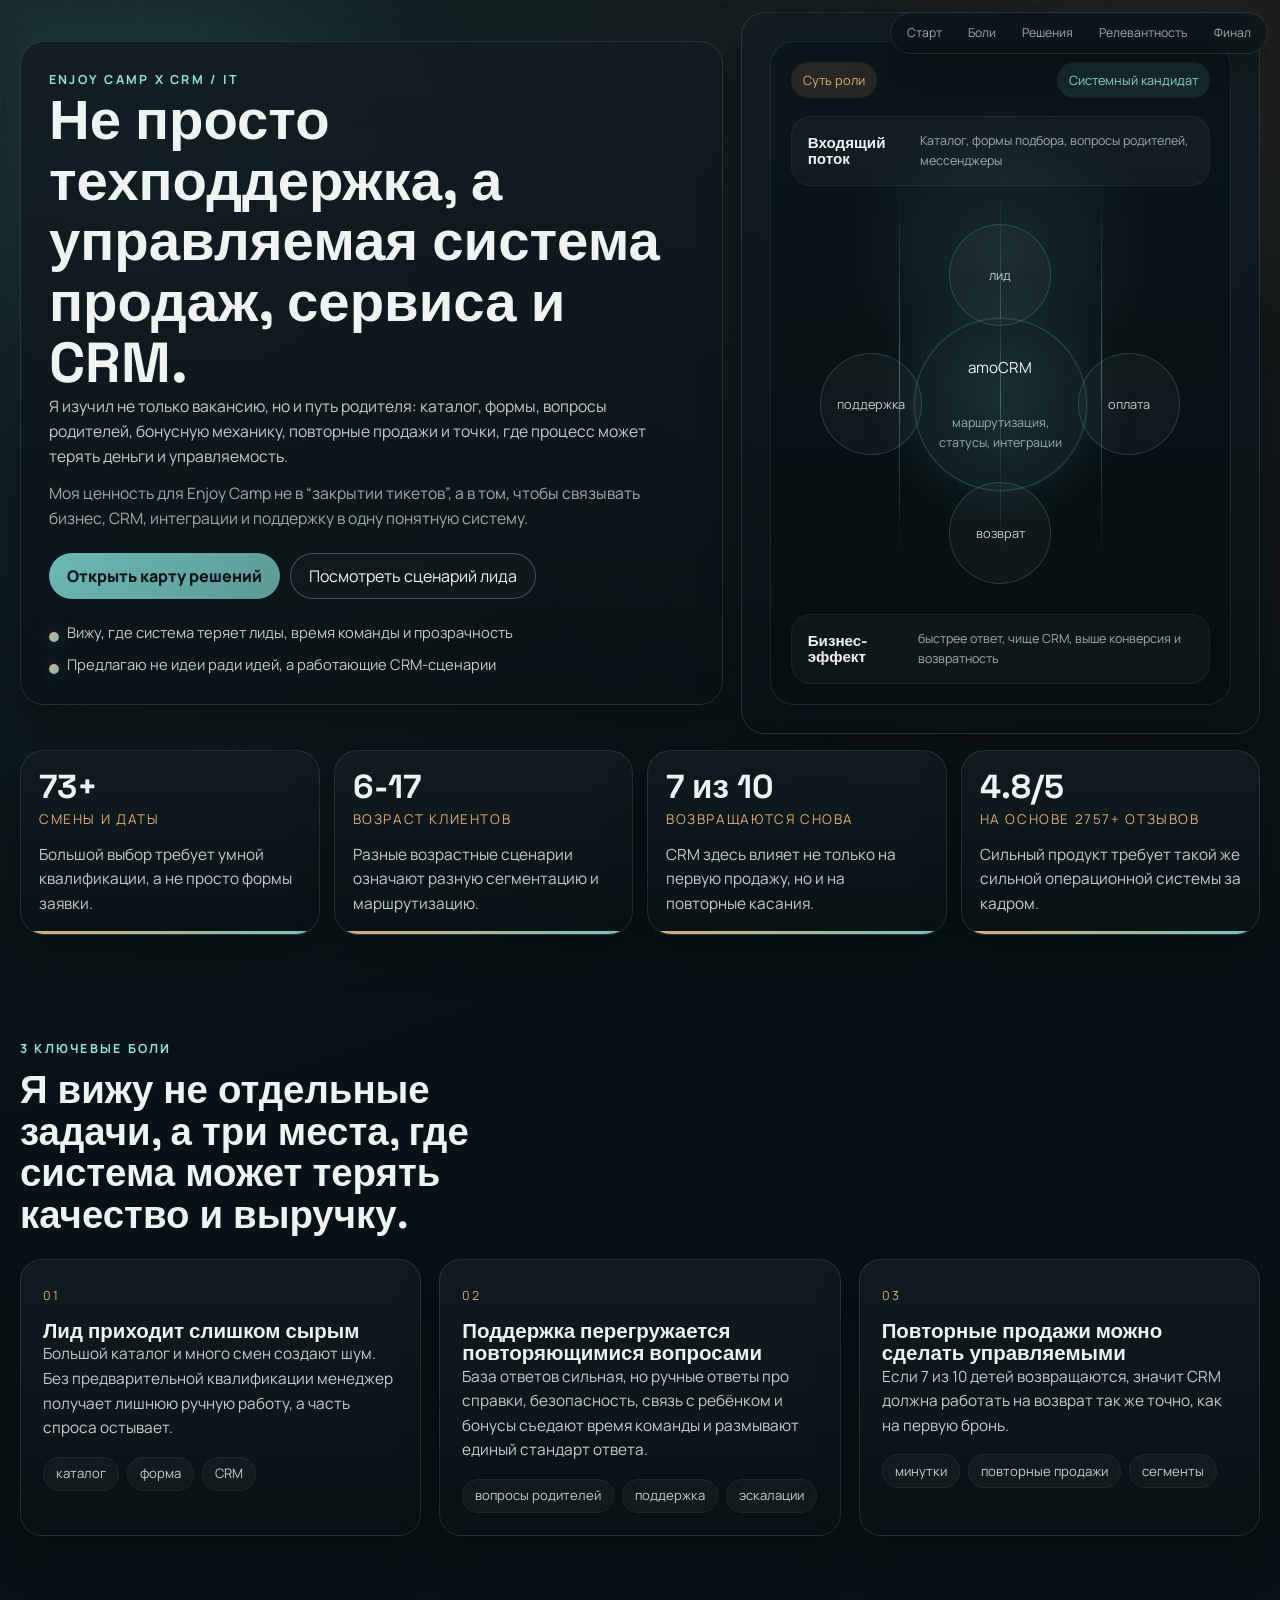
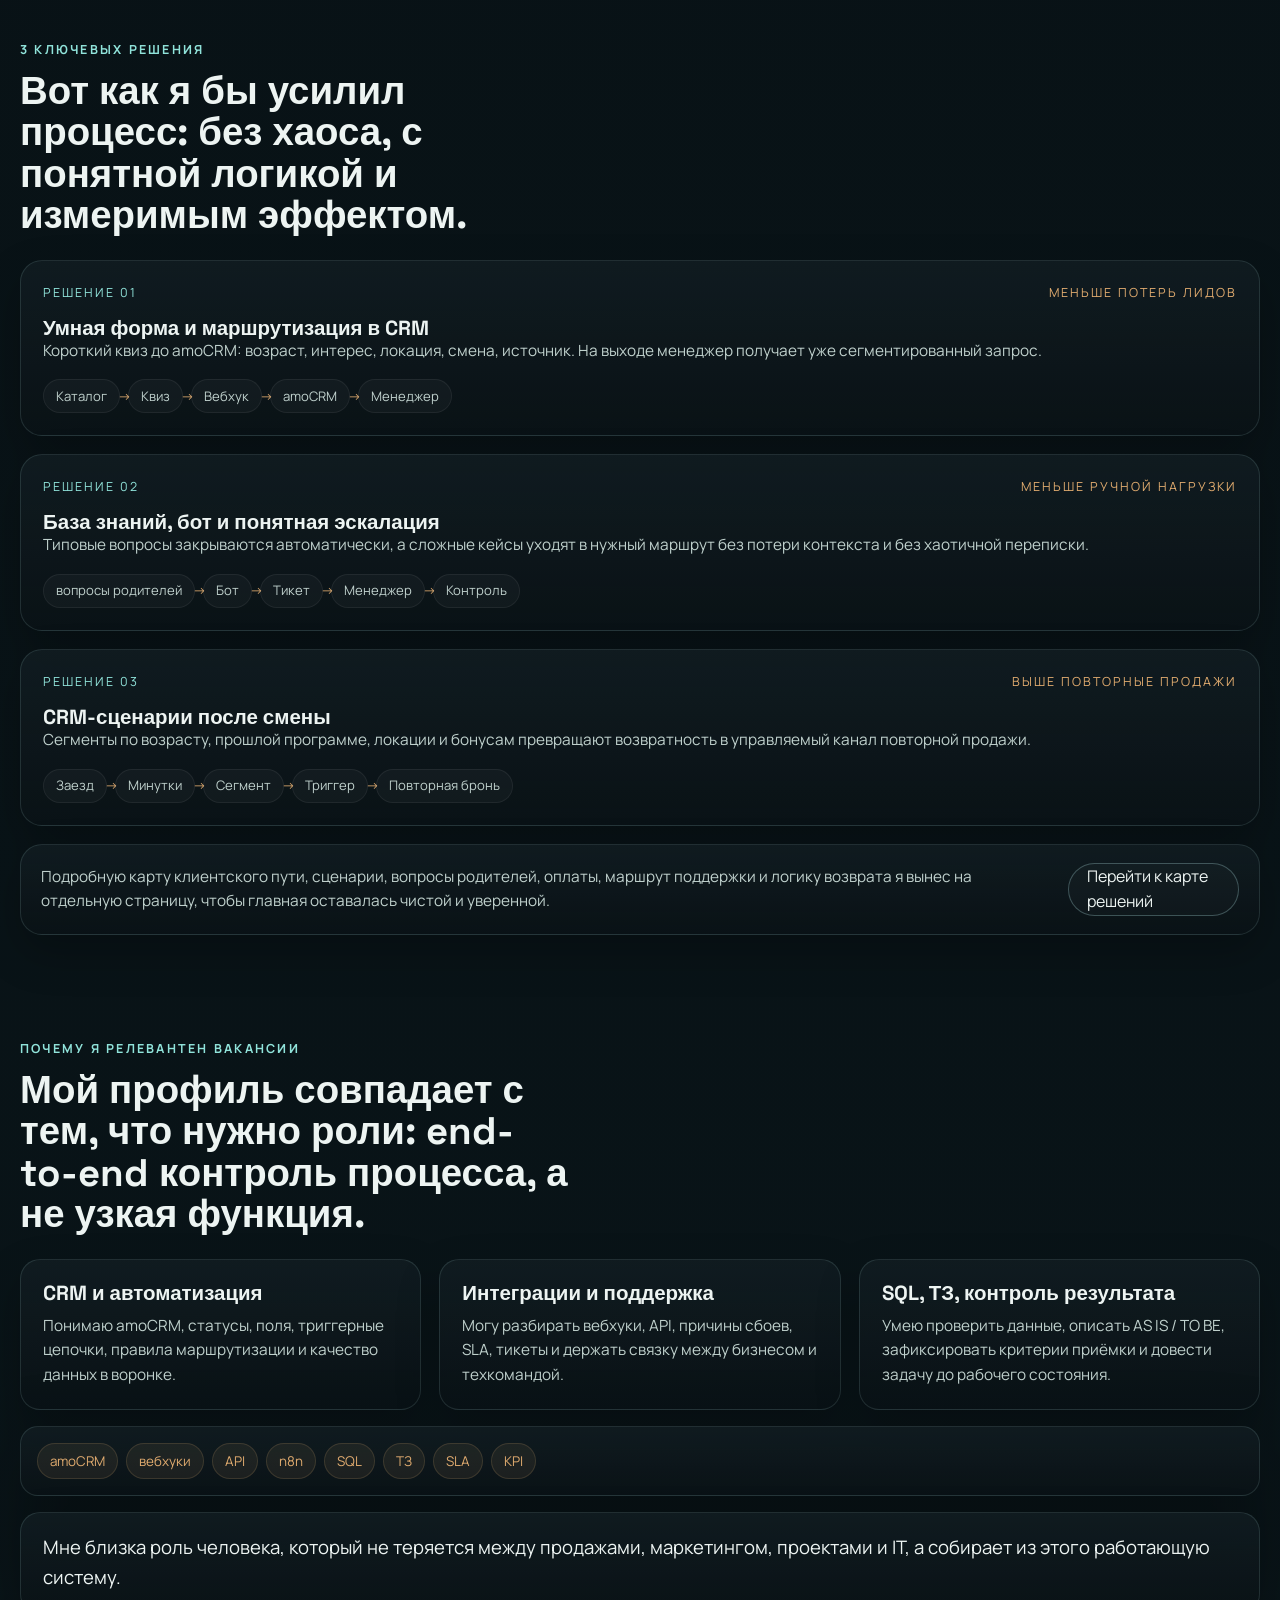
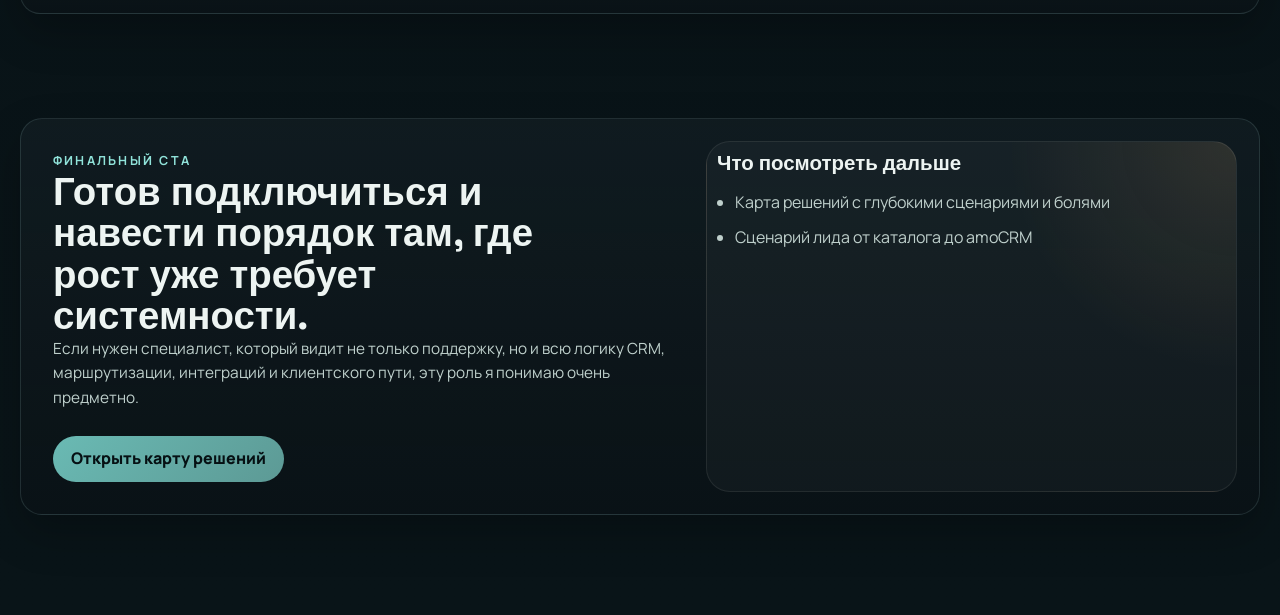
<file: index.html>
<!DOCTYPE html>
<html lang="ru">
<head>
  <meta charset="UTF-8">
  <meta name="viewport" content="width=device-width, initial-scale=1.0">
  <title>Роман | CRM, IT и автоматизация для Enjoy Camp</title>
  <meta
    name="description"
    content="Персональная презентация кандидата для Enjoy Camp: системный взгляд на CRM, интеграции, поддержку и автоматизацию."
  >
  <meta name="theme-color" content="#0b1317">
  <link rel="icon" type="image/svg+xml" href="favicon.svg">
  <link rel="preconnect" href="https://fonts.googleapis.com">
  <link rel="preconnect" href="https://fonts.gstatic.com" crossorigin>
  <link
    href="https://fonts.googleapis.com/css2?family=Manrope:wght@400;500;600;700;800&family=Space+Grotesk:wght@500;700&display=swap"
    rel="stylesheet"
  >
  <link rel="stylesheet" href="styles.css">
</head>
<body>
  <div class="page-shell">
    <div class="ambient ambient-a" aria-hidden="true"></div>
    <div class="ambient ambient-b" aria-hidden="true"></div>
    <div class="grid-overlay" aria-hidden="true"></div>

    <nav class="quick-nav" aria-label="Быстрые переходы">
      <a href="#hero">Старт</a>
      <a href="#pains">Боли</a>
      <a href="#solutions">Решения</a>
      <a href="#fit">Релевантность</a>
      <a href="#cta">Финал</a>
    </nav>

    <main>
      <section id="hero" class="section hero-section">
        <div class="section-frame hero-grid">
          <div class="hero-copy reveal">
            <p class="eyebrow">Enjoy Camp x CRM / IT</p>
            <h1>Не просто техподдержка, а управляемая система продаж, сервиса и CRM.</h1>
            <p class="hero-text">
              Я изучил не только вакансию, но и путь родителя: каталог, формы, вопросы родителей, бонусную механику,
              повторные продажи и точки, где процесс может терять деньги и управляемость.
            </p>
            <p class="hero-text hero-text-secondary">
              Моя ценность для Enjoy Camp не в “закрытии тикетов”, а в том, чтобы связывать бизнес,
              CRM, интеграции и поддержку в одну понятную систему.
            </p>

            <div class="hero-actions">
              <a class="button button-primary" href="pain-map.html">Открыть карту решений</a>
              <a class="button button-secondary" href="lead-flow.html">Посмотреть сценарий лида</a>
            </div>

            <ul class="hero-microcopy">
              <li>Вижу, где система теряет лиды, время команды и прозрачность</li>
              <li>Предлагаю не идеи ради идей, а работающие CRM-сценарии</li>
            </ul>
          </div>

          <div class="hero-visual reveal">
            <div class="signal-panel signal-panel-compact">
              <div class="signal-header">
                <span class="signal-pill">Суть роли</span>
                <span class="signal-status">Системный кандидат</span>
              </div>

              <div class="signal-stage stage-site">
                <strong>Входящий поток</strong>
                <small>Каталог, формы подбора, вопросы родителей, мессенджеры</small>
              </div>
              <div class="signal-lines" aria-hidden="true">
                <span></span>
                <span></span>
                <span></span>
              </div>
              <div class="signal-hub">
                <div class="hub-core">
                  <span>amoCRM</span>
                  <small>маршрутизация, статусы, интеграции</small>
                </div>
                <div class="hub-node node-a">лид</div>
                <div class="hub-node node-b">поддержка</div>
                <div class="hub-node node-c">оплата</div>
                <div class="hub-node node-d">возврат</div>
              </div>
              <div class="signal-stage stage-team">
                <strong>Бизнес-эффект</strong>
                <small>быстрее ответ, чище CRM, выше конверсия и возвратность</small>
              </div>
            </div>
          </div>
        </div>

        <div class="hero-metrics section-frame hero-metrics-compact">
          <article class="metric-card reveal">
            <span class="metric-inline"><strong>73+</strong><span>смены и даты</span></span>
            <p>Большой выбор требует умной квалификации, а не просто формы заявки.</p>
          </article>
          <article class="metric-card reveal">
            <span class="metric-inline"><strong>6-17</strong><span>возраст клиентов</span></span>
            <p>Разные возрастные сценарии означают разную сегментацию и маршрутизацию.</p>
          </article>
          <article class="metric-card reveal">
            <span class="metric-inline"><strong>7 из 10</strong><span>возвращаются снова</span></span>
            <p>CRM здесь влияет не только на первую продажу, но и на повторные касания.</p>
          </article>
          <article class="metric-card reveal">
            <span class="metric-inline"><strong>4.8/5</strong><span>на основе 2757+ отзывов</span></span>
            <p>Сильный продукт требует такой же сильной операционной системы за кадром.</p>
          </article>
        </div>
      </section>

      <section id="pains" class="section">
        <div class="section-frame section-head reveal">
          <p class="eyebrow">3 ключевые боли</p>
          <h2>Я вижу не отдельные задачи, а три места, где система может терять качество и выручку.</h2>
        </div>

        <div class="focus-grid section-frame">
          <article class="focus-card reveal">
            <span class="focus-index">01</span>
            <h3>Лид приходит слишком сырым</h3>
            <p>Большой каталог и много смен создают шум. Без предварительной квалификации менеджер получает лишнюю ручную работу, а часть спроса остывает.</p>
            <div class="focus-tags">
              <span>каталог</span>
              <span>форма</span>
              <span>CRM</span>
            </div>
          </article>

          <article class="focus-card reveal">
            <span class="focus-index">02</span>
            <h3>Поддержка перегружается повторяющимися вопросами</h3>
            <p>База ответов сильная, но ручные ответы про справки, безопасность, связь с ребёнком и бонусы съедают время команды и размывают единый стандарт ответа.</p>
            <div class="focus-tags">
              <span>вопросы родителей</span>
              <span>поддержка</span>
              <span>эскалации</span>
            </div>
          </article>

          <article class="focus-card reveal">
            <span class="focus-index">03</span>
            <h3>Повторные продажи можно сделать управляемыми</h3>
            <p>Если 7 из 10 детей возвращаются, значит CRM должна работать на возврат так же точно, как на первую бронь.</p>
            <div class="focus-tags">
              <span>минутки</span>
              <span>повторные продажи</span>
              <span>сегменты</span>
            </div>
          </article>
        </div>
      </section>

      <section id="solutions" class="section">
        <div class="section-frame section-head reveal">
          <p class="eyebrow">3 ключевых решения</p>
          <h2>Вот как я бы усилил процесс: без хаоса, с понятной логикой и измеримым эффектом.</h2>
        </div>

        <div class="solution-stack section-frame">
          <article class="solution-card reveal">
            <div class="solution-head">
              <span class="solution-label">Решение 01</span>
              <span class="solution-effect">меньше потерь лидов</span>
            </div>
            <h3>Умная форма и маршрутизация в CRM</h3>
            <p>Короткий квиз до amoCRM: возраст, интерес, локация, смена, источник. На выходе менеджер получает уже сегментированный запрос.</p>
            <div class="mini-flow">
              <span>Каталог</span>
              <span>Квиз</span>
              <span>Вебхук</span>
              <span>amoCRM</span>
              <span>Менеджер</span>
            </div>
          </article>

          <article class="solution-card reveal">
            <div class="solution-head">
              <span class="solution-label">Решение 02</span>
              <span class="solution-effect">меньше ручной нагрузки</span>
            </div>
            <h3>База знаний, бот и понятная эскалация</h3>
            <p>Типовые вопросы закрываются автоматически, а сложные кейсы уходят в нужный маршрут без потери контекста и без хаотичной переписки.</p>
            <div class="mini-flow">
              <span>вопросы родителей</span>
              <span>Бот</span>
              <span>Тикет</span>
              <span>Менеджер</span>
              <span>Контроль</span>
            </div>
          </article>

          <article class="solution-card reveal">
            <div class="solution-head">
              <span class="solution-label">Решение 03</span>
              <span class="solution-effect">выше повторные продажи</span>
            </div>
            <h3>CRM-сценарии после смены</h3>
            <p>Сегменты по возрасту, прошлой программе, локации и бонусам превращают возвратность в управляемый канал повторной продажи.</p>
            <div class="mini-flow">
              <span>Заезд</span>
              <span>Минутки</span>
              <span>Сегмент</span>
              <span>Триггер</span>
              <span>Повторная бронь</span>
            </div>
          </article>
        </div>

        <div class="bridge-panel section-frame reveal">
          <p>Подробную карту клиентского пути, сценарии, вопросы родителей, оплаты, маршрут поддержки и логику возврата я вынес на отдельную страницу, чтобы главная оставалась чистой и уверенной.</p>
          <a class="button button-secondary" href="pain-map.html">Перейти к карте решений</a>
        </div>
      </section>

      <section id="fit" class="section">
        <div class="section-frame section-head reveal">
          <p class="eyebrow">Почему я релевантен вакансии</p>
          <h2>Мой профиль совпадает с тем, что нужно роли: end-to-end контроль процесса, а не узкая функция.</h2>
        </div>

        <div class="fit-grid section-frame fit-grid-compact">
          <article class="fit-card reveal">
            <h3>CRM и автоматизация</h3>
            <p>Понимаю amoCRM, статусы, поля, триггерные цепочки, правила маршрутизации и качество данных в воронке.</p>
          </article>
          <article class="fit-card reveal">
            <h3>Интеграции и поддержка</h3>
            <p>Могу разбирать вебхуки, API, причины сбоев, SLA, тикеты и держать связку между бизнесом и техкомандой.</p>
          </article>
          <article class="fit-card reveal">
            <h3>SQL, ТЗ, контроль результата</h3>
            <p>Умею проверить данные, описать AS IS / TO BE, зафиксировать критерии приёмки и довести задачу до рабочего состояния.</p>
          </article>
        </div>

        <div class="competency-strip section-frame reveal">
          <span>amoCRM</span>
          <span>вебхуки</span>
          <span>API</span>
          <span>n8n</span>
          <span>SQL</span>
          <span>ТЗ</span>
          <span>SLA</span>
          <span>KPI</span>
        </div>

        <div class="quote-band section-frame reveal">
          <p>Мне близка роль человека, который не теряется между продажами, маркетингом, проектами и IT, а собирает из этого работающую систему.</p>
        </div>
      </section>

      <section id="cta" class="section">
        <div class="section-frame cta-shell reveal">
          <div class="cta-copy">
            <p class="eyebrow">Финальный CTA</p>
            <h2>Готов подключиться и навести порядок там, где рост уже требует системности.</h2>
            <p>
              Если нужен специалист, который видит не только поддержку, но и всю логику CRM,
              маршрутизации, интеграций и клиентского пути, эту роль я понимаю очень предметно.
            </p>

            <div class="cta-actions">
              <a class="button button-primary" href="pain-map.html">Открыть карту решений</a>
            </div>
          </div>

          <div class="cta-panel">
            <h3>Что посмотреть дальше</h3>
            <ul>
              <li><a href="pain-map.html">Карта решений</a> с глубокими сценариями и болями</li>
              <li><a href="lead-flow.html">Сценарий лида</a> от каталога до amoCRM</li>
            </ul>
          </div>
        </div>
      </section>
    </main>
  </div>

  <script src="script.js"></script>
</body>
</html>
</file>
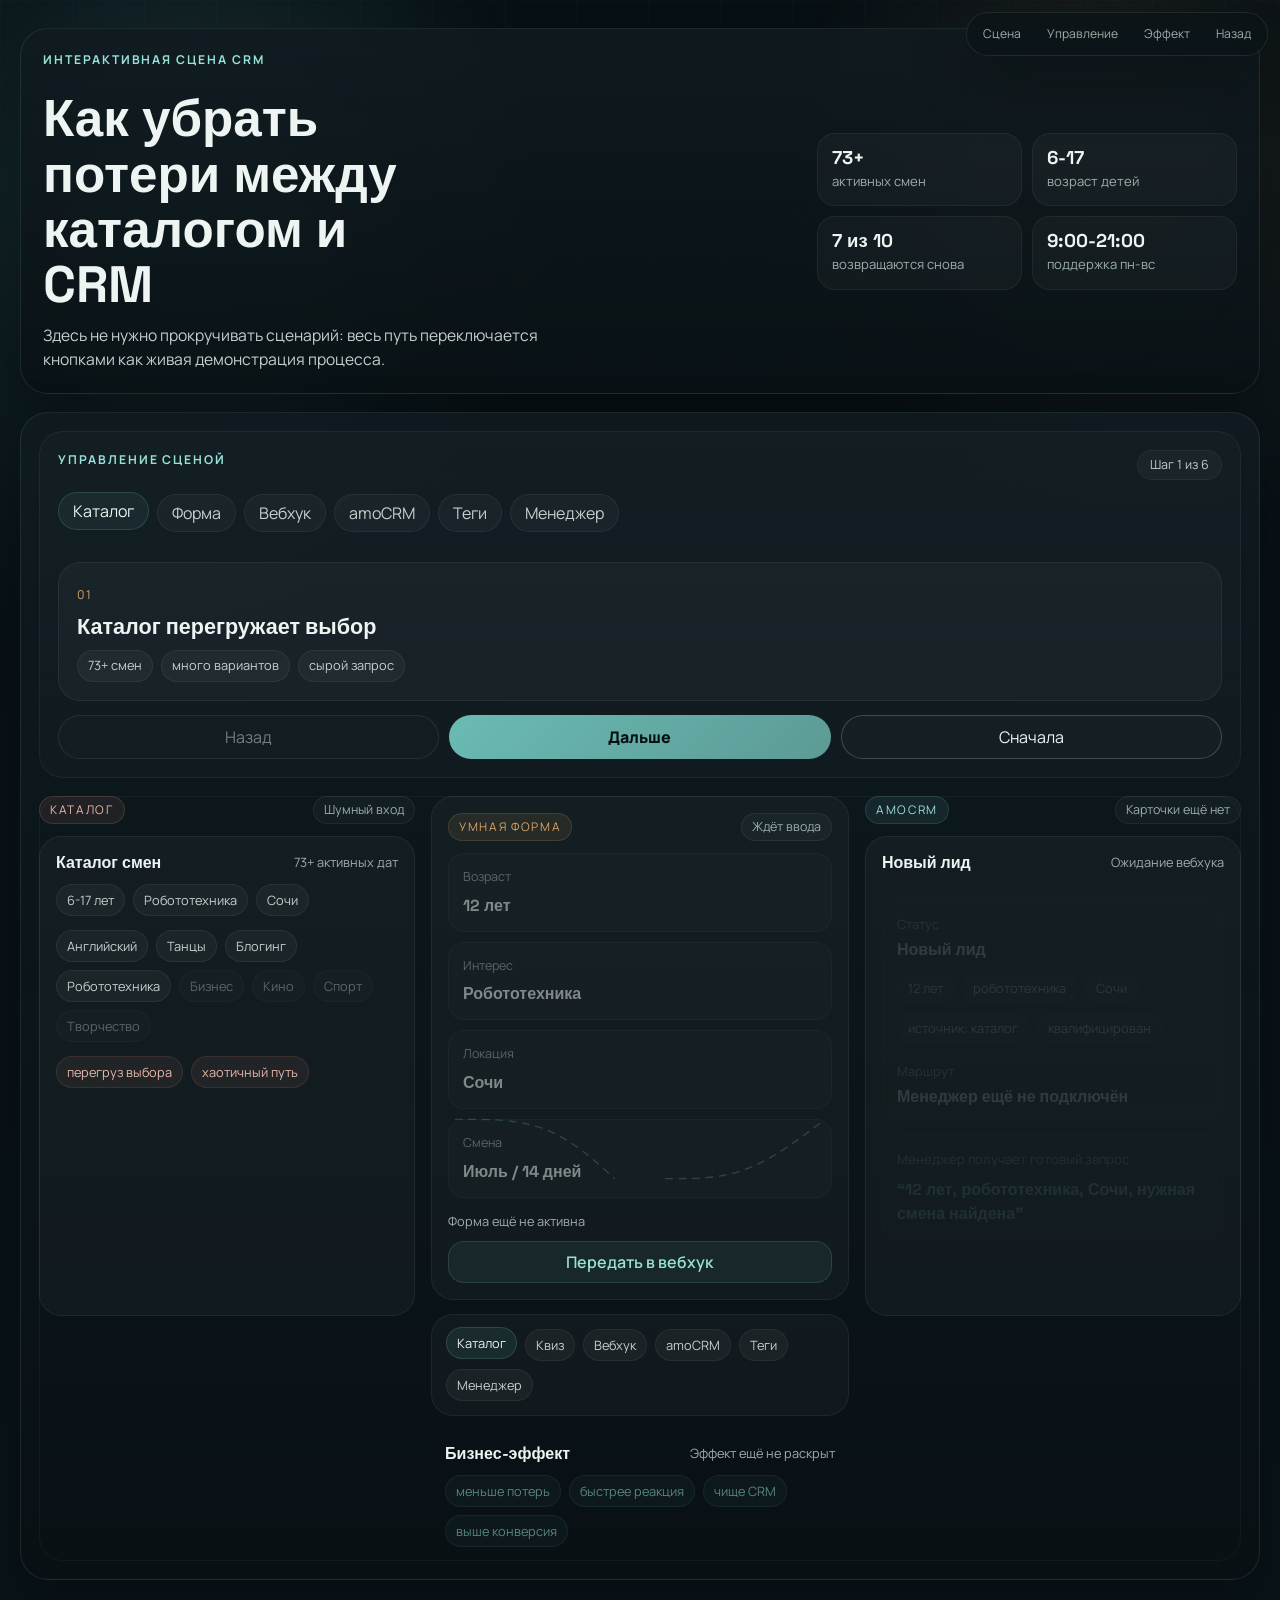
<file: lead-flow.html>
<!DOCTYPE html>
<html lang="ru">
<head>
  <meta charset="UTF-8">
  <meta name="viewport" content="width=device-width, initial-scale=1.0">
  <title>Как убрать потери между каталогом и CRM</title>
  <meta
    name="description"
    content="Интерактивная веб-сцена: как убрать потери между каталогом Enjoy Camp, умной формой, вебхуком, amoCRM и менеджером."
  >
  <meta name="theme-color" content="#0b1317">
  <link rel="icon" type="image/svg+xml" href="favicon.svg">
  <link rel="preconnect" href="https://fonts.googleapis.com">
  <link rel="preconnect" href="https://fonts.gstatic.com" crossorigin>
  <link
    href="https://fonts.googleapis.com/css2?family=Manrope:wght@400;500;600;700;800&family=Space+Grotesk:wght@500;700&display=swap"
    rel="stylesheet"
  >
  <link rel="stylesheet" href="lead-flow.css">
</head>
<body>
  <div class="page-shell">
    <div class="ambient ambient-a" aria-hidden="true"></div>
    <div class="ambient ambient-b" aria-hidden="true"></div>
    <div class="grid-overlay" aria-hidden="true"></div>

    <nav class="quick-nav" aria-label="Быстрые переходы">
      <a href="#scene-start">Сцена</a>
      <a href="#scene-panel">Управление</a>
      <a href="#scene-effect">Эффект</a>
      <a href="index.html">Назад</a>
    </nav>

    <main class="scene-page">
      <section class="hero-block" id="scene-start">
        <div class="section-frame hero-shell hero-shell-compact">
          <div class="hero-copy">
            <p class="eyebrow">Интерактивная сцена CRM</p>
            <h1>Как убрать потери между каталогом и CRM</h1>
            <p class="intro-text">
              Здесь не нужно прокручивать сценарий: весь путь переключается кнопками как живая демонстрация процесса.
            </p>
          </div>

          <div class="hero-facts hero-facts-inline">
            <div class="fact-card"><strong>73+</strong><span>активных смен</span></div>
            <div class="fact-card"><strong>6-17</strong><span>возраст детей</span></div>
            <div class="fact-card"><strong>7 из 10</strong><span>возвращаются снова</span></div>
            <div class="fact-card"><strong>9:00-21:00</strong><span>поддержка пн-вс</span></div>
          </div>
        </div>
      </section>

      <section class="story-section" id="scene-panel">
        <div class="section-frame">
          <section class="scene-stage-shell scene-stage-shell-full">
            <div class="scene-toolbar">
              <div class="panel-head">
                <p class="eyebrow">Управление сценой</p>
                <span class="scene-caption" id="visual-step-label">Шаг 1 из 6</span>
              </div>

              <div class="step-switcher">
                <button class="step-button active" type="button" data-step-button="0">Каталог</button>
                <button class="step-button" type="button" data-step-button="1">Форма</button>
                <button class="step-button" type="button" data-step-button="2">Вебхук</button>
                <button class="step-button" type="button" data-step-button="3">amoCRM</button>
                <button class="step-button" type="button" data-step-button="4">Теги</button>
                <button class="step-button" type="button" data-step-button="5">Менеджер</button>
              </div>

              <article class="step-card" id="scene-effect">
                <span class="story-index" id="step-index">01</span>
                <h2 id="step-title">Каталог перегружает выбор</h2>
                <div class="step-chips" id="step-chips">
                  <span>73+ смен</span>
                  <span>много вариантов</span>
                  <span>сырой запрос</span>
                </div>
              </article>

              <div class="scene-controls">
                <button class="button button-secondary" id="prev-step" type="button">Назад</button>
                <button class="button button-primary" id="next-step" type="button">Дальше</button>
                <button class="button button-secondary" id="replay-demo" type="button">Сначала</button>
              </div>
            </div>

            <div class="visual-stage visual-stage-scene" id="lead-stage" data-step="0">
              <div class="scene-lane lane-catalog">
                <div class="lane-head">
                  <span class="column-label column-label-danger">Каталог</span>
                  <span class="lane-status" id="catalog-note">Шумный вход</span>
                </div>
                <article class="catalog-card interface-card">
                  <div class="catalog-header">
                    <strong>Каталог смен</strong>
                    <span>73+ активных дат</span>
                  </div>
                  <div class="catalog-filters">
                    <button class="filter-chip" data-filter="age" type="button">6-17 лет</button>
                    <button class="filter-chip" data-filter="interest" type="button">Робототехника</button>
                    <button class="filter-chip" data-filter="location" type="button">Сочи</button>
                  </div>
                  <div class="catalog-grid">
                    <span>Английский</span>
                    <span>Танцы</span>
                    <span>Блогинг</span>
                    <span>Робототехника</span>
                    <span>Бизнес</span>
                    <span>Кино</span>
                    <span>Спорт</span>
                    <span>Творчество</span>
                  </div>
                  <div class="problem-stack">
                    <span>перегруз выбора</span>
                    <span>хаотичный путь</span>
                  </div>
                </article>
              </div>

              <div class="scene-core">
                <div class="signal-rails" aria-hidden="true">
                  <svg viewBox="0 0 620 360" class="signal-svg">
                    <path d="M 36 92 C 140 92, 180 92, 272 180" />
                    <path d="M 348 180 C 438 180, 474 180, 584 92" />
                  </svg>
                  <span class="signal-dot dot-left"></span>
                  <span class="signal-dot dot-right"></span>
                </div>

                <article class="quiz-card interface-card">
                  <div class="quiz-header">
                    <span class="column-label column-label-focus">Умная форма</span>
                    <span class="lane-status" id="quiz-note">Ждёт ввода</span>
                  </div>
                  <div class="quiz-fields">
                    <div class="quiz-field" data-field="age">
                      <span>Возраст</span>
                      <strong>12 лет</strong>
                    </div>
                    <div class="quiz-field" data-field="interest">
                      <span>Интерес</span>
                      <strong>Робототехника</strong>
                    </div>
                    <div class="quiz-field" data-field="location">
                      <span>Локация</span>
                      <strong>Сочи</strong>
                    </div>
                    <div class="quiz-field" data-field="dates">
                      <span>Смена</span>
                      <strong>Июль / 14 дней</strong>
                    </div>
                  </div>
                  <div class="quiz-submit">
                    <span class="submit-status" id="submit-status">Ожидается заполнение</span>
                    <div class="submit-button">Передать в вебхук</div>
                  </div>
                </article>

                <div class="route-strip route-strip-core" aria-hidden="true">
                  <span class="route-node active">Каталог</span>
                  <span class="route-node">Квиз</span>
                  <span class="route-node">Вебхук</span>
                  <span class="route-node">amoCRM</span>
                  <span class="route-node">Теги</span>
                  <span class="route-node">Менеджер</span>
                </div>

                <article class="business-strip business-strip-live">
                  <div class="business-header">
                    <strong>Бизнес-эффект</strong>
                    <span id="benefit-status">Эффект ещё не раскрыт</span>
                  </div>
                  <div class="business-chips">
                    <span>меньше потерь</span>
                    <span>быстрее реакция</span>
                    <span>чище CRM</span>
                    <span>выше конверсия</span>
                  </div>
                </article>
              </div>

              <div class="scene-lane lane-crm">
                <div class="lane-head">
                  <span class="column-label column-label-success">amoCRM</span>
                  <span class="lane-status" id="crm-note">Карточки ещё нет</span>
                </div>
                <article class="crm-card interface-card">
                  <div class="crm-header">
                    <strong>Новый лид</strong>
                    <span id="crm-status">Ожидание вебхука</span>
                  </div>
                  <div class="lead-card" id="lead-card">
                    <div class="lead-line">
                      <span>Статус</span>
                      <strong>Новый лид</strong>
                    </div>
                    <div class="lead-tags">
                      <span>12 лет</span>
                      <span>робототехника</span>
                      <span>Сочи</span>
                      <span>источник: каталог</span>
                      <span>квалифицирован</span>
                    </div>
                    <div class="lead-route">
                      <span>Маршрут</span>
                      <strong id="manager-route">Назначается профильному менеджеру</strong>
                    </div>
                  </div>
                  <div class="manager-card" id="manager-card">
                    <span>Менеджер получает готовый запрос</span>
                    <strong>“12 лет, робототехника, Сочи, нужная смена найдена”</strong>
                  </div>
                </article>
              </div>
              </div>
          </section>
        </div>
      </section>
    </main>
  </div>

  <script src="lead-flow.js"></script>
</body>
</html>
</file>
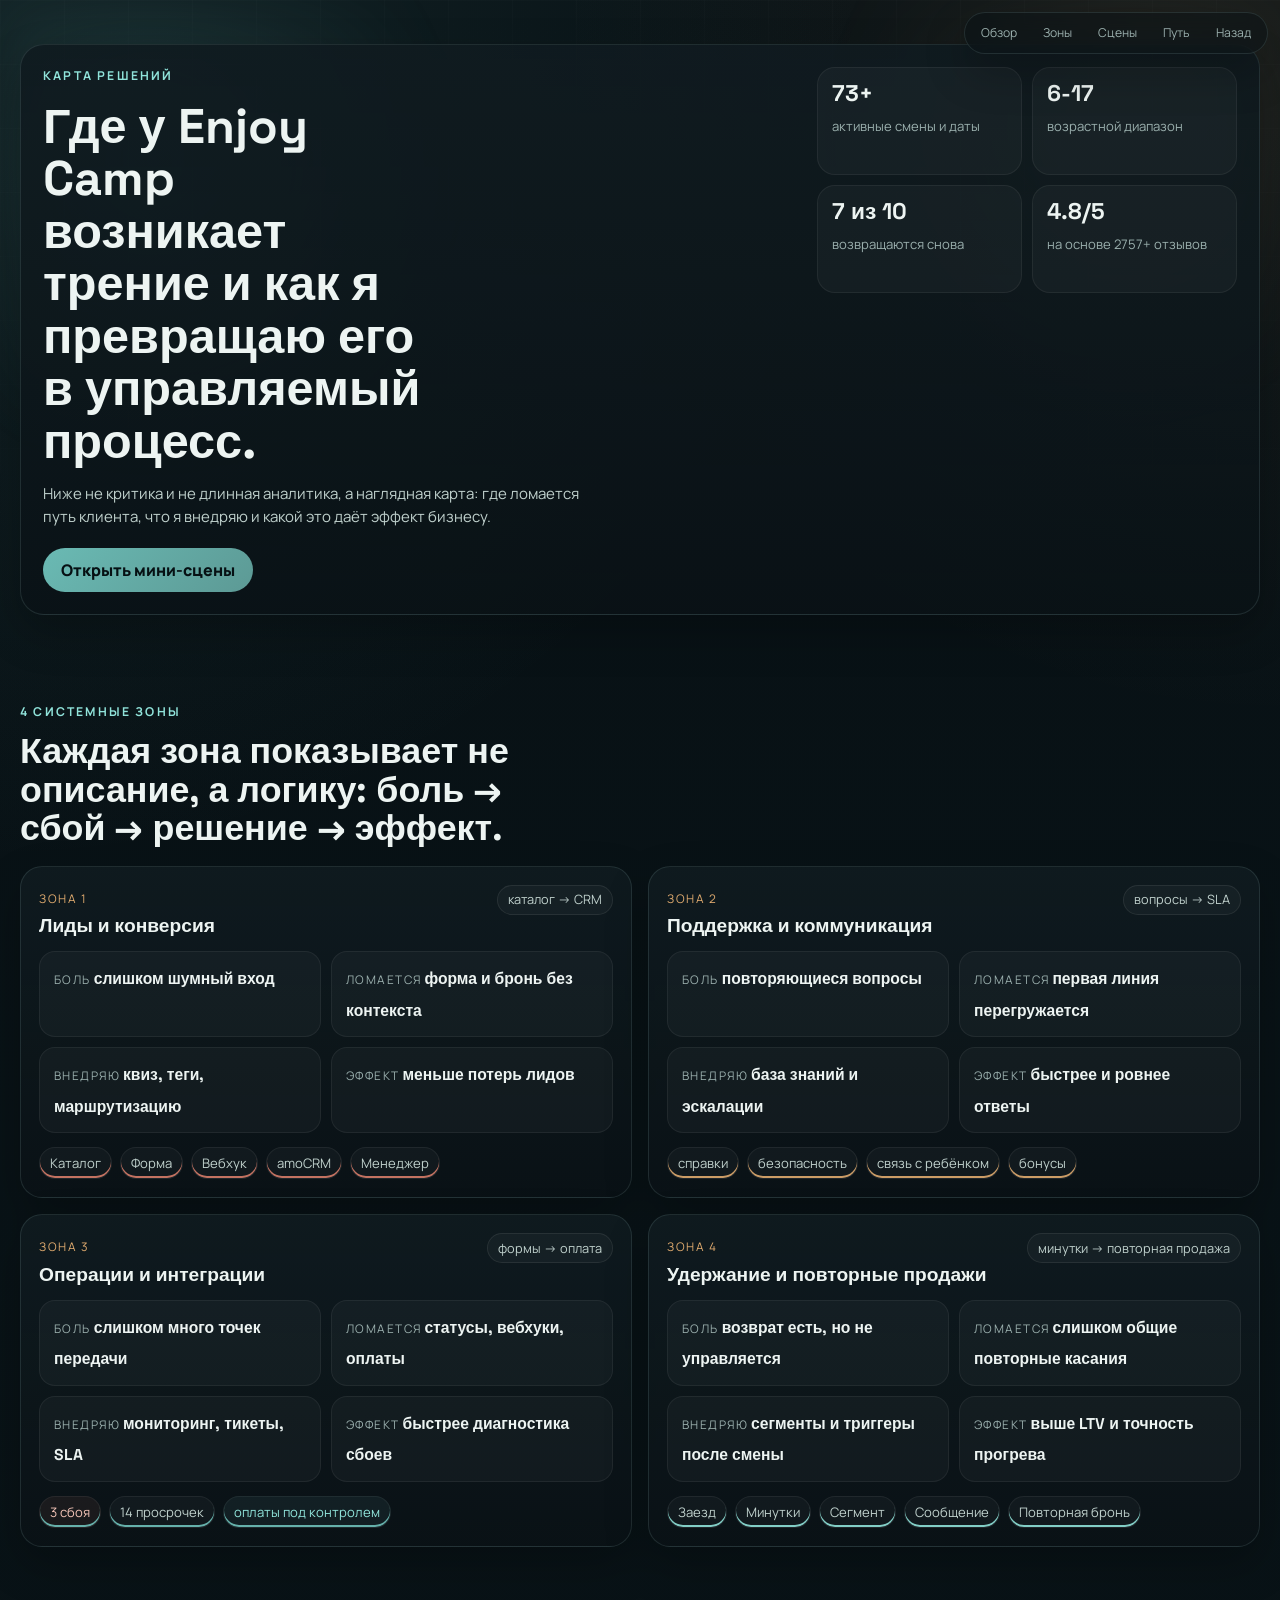
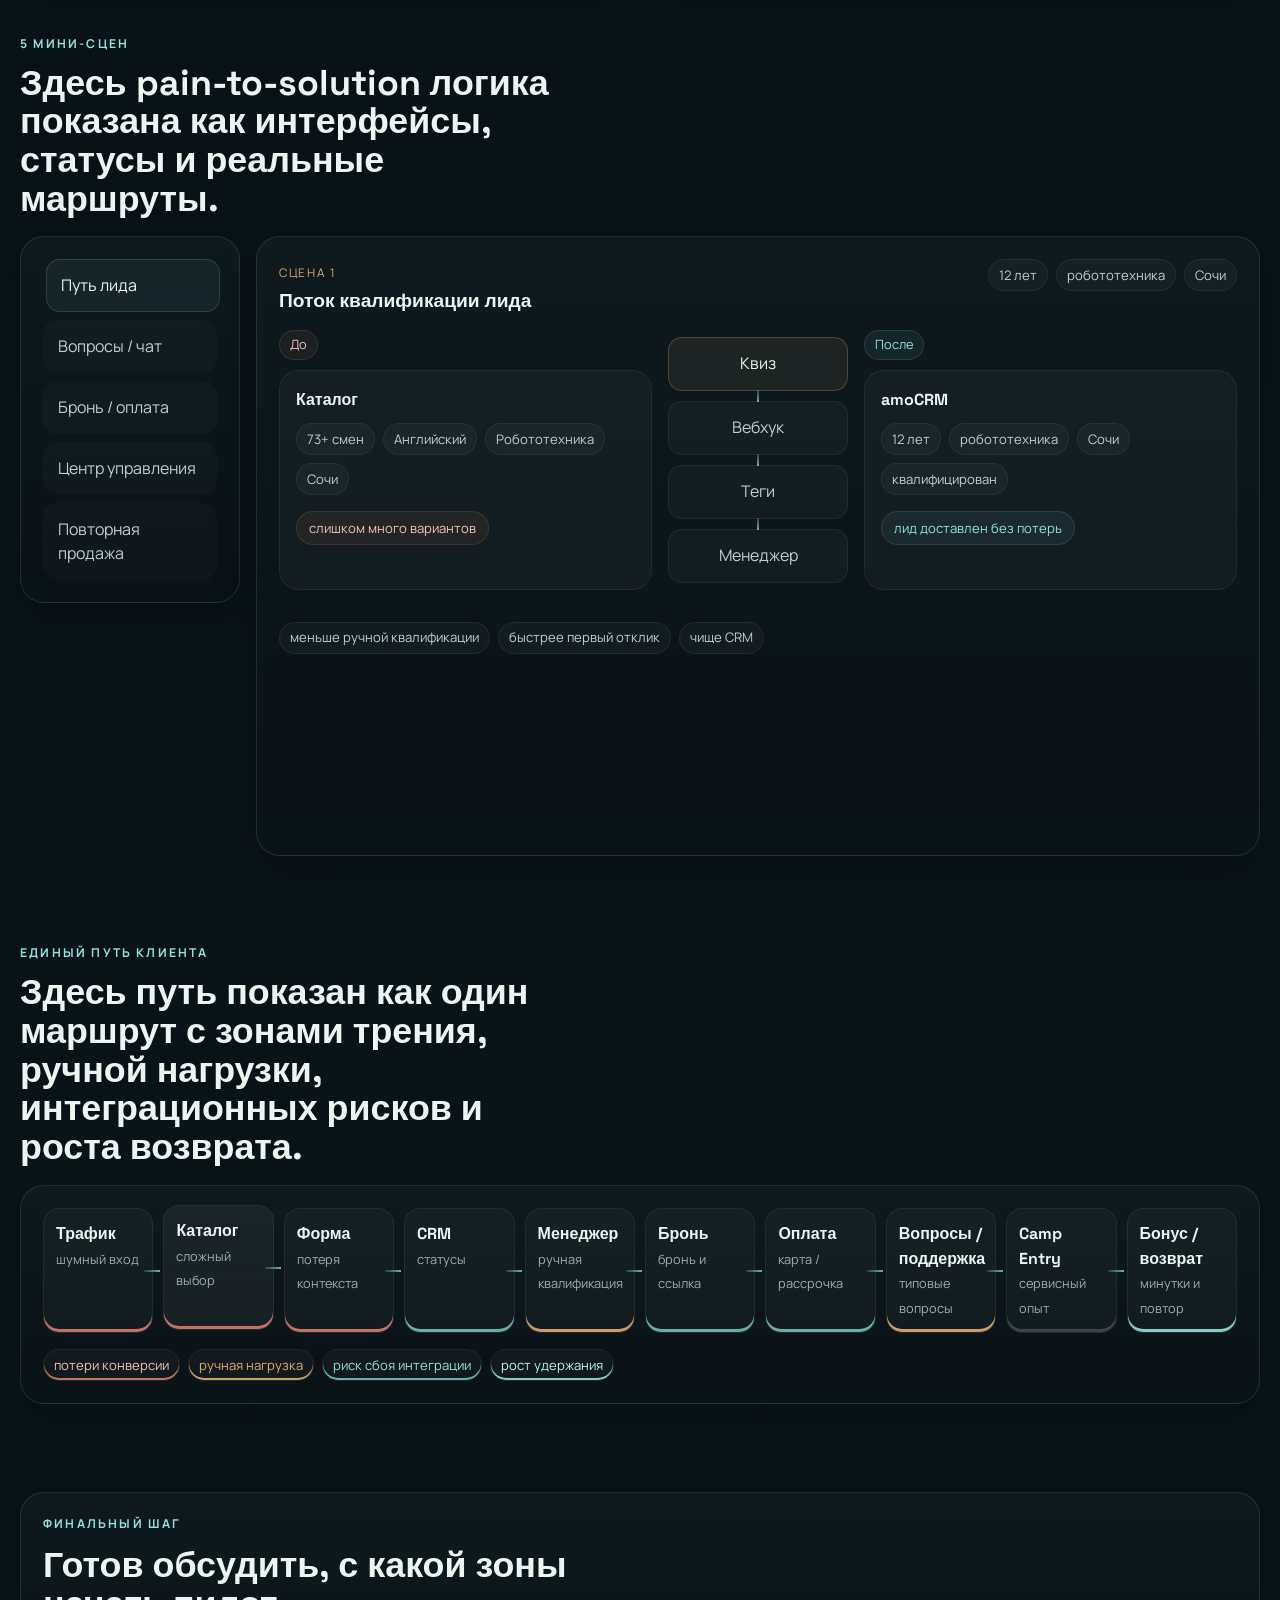
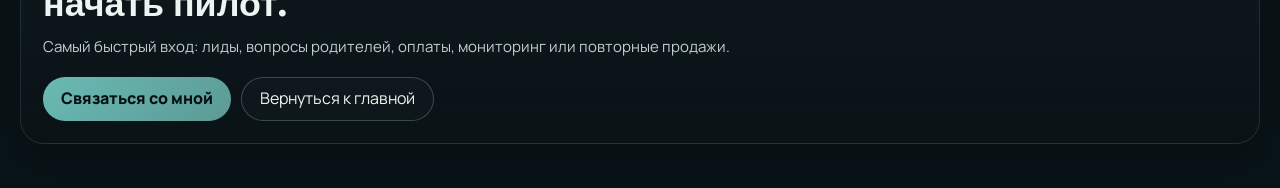
<file: pain-map.html>
<!DOCTYPE html>
<html lang="ru">
<head>
  <meta charset="UTF-8">
  <meta name="viewport" content="width=device-width, initial-scale=1.0">
  <title>Карта решений | Как я бы усилил Enjoy Camp</title>
  <meta
    name="description"
    content="Визуальная карта болей и решений для Enjoy Camp: лиды, поддержка, CRM, оплаты и повторные продажи в формате компактных сцен."
  >
  <meta name="theme-color" content="#0b1317">
  <link rel="icon" type="image/svg+xml" href="favicon.svg">
  <link rel="preconnect" href="https://fonts.googleapis.com">
  <link rel="preconnect" href="https://fonts.gstatic.com" crossorigin>
  <link
    href="https://fonts.googleapis.com/css2?family=Manrope:wght@400;500;600;700;800&family=Space+Grotesk:wght@500;700&display=swap"
    rel="stylesheet"
  >
  <link rel="stylesheet" href="pain-map.css">
</head>
<body>
  <div class="page-shell">
    <div class="ambient ambient-a" aria-hidden="true"></div>
    <div class="ambient ambient-b" aria-hidden="true"></div>
    <div class="grid-overlay" aria-hidden="true"></div>

    <nav class="quick-nav" aria-label="Быстрые переходы">
      <a href="#hero">Обзор</a>
      <a href="#zones">Зоны</a>
      <a href="#scenes">Сцены</a>
      <a href="#journey">Путь</a>
      <a href="index.html">Назад</a>
    </nav>

    <main>
      <section id="hero" class="section hero-section">
        <div class="section-frame hero-shell">
          <div class="hero-copy reveal">
            <p class="eyebrow">Карта решений</p>
            <h1>Где у Enjoy Camp возникает трение и как я превращаю его в управляемый процесс.</h1>
            <p class="hero-text">
              Ниже не критика и не длинная аналитика, а наглядная карта: где ломается путь клиента,
              что я внедряю и какой это даёт эффект бизнесу.
            </p>
            <div class="hero-actions">
              <a class="button button-primary" href="#scenes">Открыть мини-сцены</a>
            </div>
          </div>

          <div class="hero-metrics reveal">
            <article class="metric-card">
              <strong>73+</strong>
              <span>активные смены и даты</span>
            </article>
            <article class="metric-card">
              <strong>6-17</strong>
              <span>возрастной диапазон</span>
            </article>
            <article class="metric-card">
              <strong>7 из 10</strong>
              <span>возвращаются снова</span>
            </article>
            <article class="metric-card">
              <strong>4.8/5</strong>
              <span>на основе 2757+ отзывов</span>
            </article>
          </div>
        </div>
      </section>

      <section id="zones" class="section">
        <div class="section-frame section-head reveal">
          <p class="eyebrow">4 системные зоны</p>
          <h2>Каждая зона показывает не описание, а логику: боль → сбой → решение → эффект.</h2>
        </div>

        <div class="zones-grid section-frame">
          <article class="zone-panel reveal zone-conversion">
            <div class="zone-top">
              <div>
                <p class="zone-kicker">Зона 1</p>
                <h3>Лиды и конверсия</h3>
              </div>
              <span class="zone-badge">каталог → CRM</span>
            </div>
            <div class="zone-signal-grid">
              <div class="signal-card">
                <span>Боль</span>
                <strong>слишком шумный вход</strong>
              </div>
              <div class="signal-card">
                <span>Ломается</span>
                <strong>форма и бронь без контекста</strong>
              </div>
              <div class="signal-card">
                <span>Внедряю</span>
                <strong>квиз, теги, маршрутизацию</strong>
              </div>
              <div class="signal-card">
                <span>Эффект</span>
                <strong>меньше потерь лидов</strong>
              </div>
            </div>
            <div class="zone-line">
              <span>Каталог</span>
              <span>Форма</span>
              <span>Вебхук</span>
              <span>amoCRM</span>
              <span>Менеджер</span>
            </div>
          </article>

          <article class="zone-panel reveal zone-support">
            <div class="zone-top">
              <div>
                <p class="zone-kicker">Зона 2</p>
                <h3>Поддержка и коммуникация</h3>
              </div>
              <span class="zone-badge">вопросы → SLA</span>
            </div>
            <div class="zone-signal-grid">
              <div class="signal-card">
                <span>Боль</span>
                <strong>повторяющиеся вопросы</strong>
              </div>
              <div class="signal-card">
                <span>Ломается</span>
                <strong>первая линия перегружается</strong>
              </div>
              <div class="signal-card">
                <span>Внедряю</span>
                <strong>база знаний и эскалации</strong>
              </div>
              <div class="signal-card">
                <span>Эффект</span>
                <strong>быстрее и ровнее ответы</strong>
              </div>
            </div>
            <div class="zone-chips">
              <span>справки</span>
              <span>безопасность</span>
              <span>связь с ребёнком</span>
              <span>бонусы</span>
            </div>
          </article>

          <article class="zone-panel reveal zone-ops">
            <div class="zone-top">
              <div>
                <p class="zone-kicker">Зона 3</p>
                <h3>Операции и интеграции</h3>
              </div>
              <span class="zone-badge">формы → оплата</span>
            </div>
            <div class="zone-signal-grid">
              <div class="signal-card">
                <span>Боль</span>
                <strong>слишком много точек передачи</strong>
              </div>
              <div class="signal-card">
                <span>Ломается</span>
                <strong>статусы, вебхуки, оплаты</strong>
              </div>
              <div class="signal-card">
                <span>Внедряю</span>
                <strong>мониторинг, тикеты, SLA</strong>
              </div>
              <div class="signal-card">
                <span>Эффект</span>
                <strong>быстрее диагностика сбоев</strong>
              </div>
            </div>
            <div class="ops-mini-board">
              <span class="ops-dot alert">3 сбоя</span>
              <span class="ops-dot">14 просрочек</span>
              <span class="ops-dot success">оплаты под контролем</span>
            </div>
          </article>

          <article class="zone-panel reveal zone-retention">
            <div class="zone-top">
              <div>
                <p class="zone-kicker">Зона 4</p>
                <h3>Удержание и повторные продажи</h3>
              </div>
              <span class="zone-badge">минутки → повторная продажа</span>
            </div>
            <div class="zone-signal-grid">
              <div class="signal-card">
                <span>Боль</span>
                <strong>возврат есть, но не управляется</strong>
              </div>
              <div class="signal-card">
                <span>Ломается</span>
                <strong>слишком общие повторные касания</strong>
              </div>
              <div class="signal-card">
                <span>Внедряю</span>
                <strong>сегменты и триггеры после смены</strong>
              </div>
              <div class="signal-card">
                <span>Эффект</span>
                <strong>выше LTV и точность прогрева</strong>
              </div>
            </div>
            <div class="zone-line retention-line">
              <span>Заезд</span>
              <span>Минутки</span>
              <span>Сегмент</span>
              <span>Сообщение</span>
              <span>Повторная бронь</span>
            </div>
          </article>
        </div>
      </section>

      <section id="scenes" class="section">
        <div class="section-frame section-head reveal">
          <p class="eyebrow">5 мини-сцен</p>
          <h2>Здесь pain-to-solution логика показана как интерфейсы, статусы и реальные маршруты.</h2>
        </div>

        <div class="scene-shell section-frame">
          <div class="scene-tabs reveal">
            <button class="scene-tab active" type="button" data-scene="lead">Путь лида</button>
            <button class="scene-tab" type="button" data-scene="chat">Вопросы / чат</button>
            <button class="scene-tab" type="button" data-scene="booking">Бронь / оплата</button>
            <button class="scene-tab" type="button" data-scene="center">Центр управления</button>
            <button class="scene-tab" type="button" data-scene="retention">Повторная продажа</button>
          </div>

          <div class="scene-stage reveal">
            <article class="scene-panel active" data-scene-panel="lead">
              <div class="scene-head">
                <div>
                  <p class="scene-kicker">Сцена 1</p>
                  <h3>Поток квалификации лида</h3>
                </div>
                <div class="scene-tags">
                  <span>12 лет</span>
                  <span>робототехника</span>
                  <span>Сочи</span>
                </div>
              </div>

              <div class="pipeline-mockup">
                <div class="pipeline-column">
                  <span class="mock-label danger">До</span>
                  <div class="mock-box">
                    <strong>Каталог</strong>
                    <div class="chip-row">
                      <span>73+ смен</span>
                      <span>Английский</span>
                      <span>Робототехника</span>
                      <span>Сочи</span>
                    </div>
                    <div class="mock-note">слишком много вариантов</div>
                  </div>
                </div>

                <div class="pipeline-center">
                  <div class="pipeline-node active">Квиз</div>
                  <div class="pipeline-node">Вебхук</div>
                  <div class="pipeline-node">Теги</div>
                  <div class="pipeline-node">Менеджер</div>
                </div>

                <div class="pipeline-column">
                  <span class="mock-label success">После</span>
                  <div class="mock-box crm-box">
                    <strong>amoCRM</strong>
                    <div class="chip-row">
                      <span>12 лет</span>
                      <span>робототехника</span>
                      <span>Сочи</span>
                      <span>квалифицирован</span>
                    </div>
                    <div class="mock-note success-note">лид доставлен без потерь</div>
                  </div>
                </div>
              </div>

              <div class="result-strip">
                <span>меньше ручной квалификации</span>
                <span>быстрее первый отклик</span>
                <span>чище CRM</span>
              </div>
            </article>

            <article class="scene-panel" data-scene-panel="chat">
              <div class="scene-head">
                <div>
                  <p class="scene-kicker">Сцена 2</p>
                  <h3>Консоль поддержки для родителей</h3>
                </div>
                <div class="scene-tags">
                  <span>вопросы</span>
                  <span>эскалация</span>
                  <span>CRM</span>
                </div>
              </div>

              <div class="support-console">
                <div class="faq-stack">
                  <button class="faq-item active" type="button" data-faq="certificates">Какие справки нужны?</button>
                  <button class="faq-item" type="button" data-faq="contact">Как связаться с ребёнком?</button>
                  <button class="faq-item" type="button" data-faq="phones">Забираете ли вы телефоны?</button>
                  <button class="faq-item" type="button" data-faq="program">Можно ли сменить программу?</button>
                </div>
                <div class="console-window">
                  <div class="console-top">
                    <strong>Поддержка родителей</strong>
                    <span id="chat-route">Решено автоматически</span>
                  </div>
                  <div class="console-chat">
                    <div class="message question" id="chat-question">Какие справки нужны?</div>
                    <div class="message answer" id="chat-answer">Родитель получает список документов и сроков сразу после бронирования.</div>
                  </div>
                  <div class="console-route">
                    <span class="route-pill">база знаний</span>
                    <span class="route-pill" id="chat-status-chip">без менеджера</span>
                    <span class="route-pill neutral">единый стандарт ответа</span>
                  </div>
                </div>
              </div>
            </article>

            <article class="scene-panel" data-scene-panel="booking">
              <div class="scene-head">
                <div>
                  <p class="scene-kicker">Сцена 3</p>
                  <h3>Лента статусов брони и оплаты</h3>
                </div>
                <div class="scene-tags">
                  <span>таймеры</span>
                  <span>статусы</span>
                  <span>напоминания</span>
                </div>
              </div>

              <div class="status-timeline">
                <div class="timeline-card done">
                  <strong>Заявка</strong>
                  <span>получена</span>
                </div>
                <div class="timeline-card done">
                  <strong>Бронь</strong>
                  <span>создана</span>
                </div>
                <div class="timeline-card waiting">
                  <strong>Оплата</strong>
                  <span>ожидается</span>
                </div>
                <div class="timeline-card alert">
                  <strong>Триггер</strong>
                  <span>напоминание</span>
                </div>
                <div class="timeline-card live">
                  <strong>Менеджер</strong>
                  <span>подключён</span>
                </div>
                <div class="timeline-card success">
                  <strong>Бронь</strong>
                  <span>восстановлена</span>
                </div>
              </div>

              <div class="booking-board">
                <div class="booking-stat">
                  <span>Статус</span>
                  <strong>Ожидается оплата</strong>
                </div>
                <div class="booking-stat">
                  <span>Канал</span>
                  <strong>Telegram + задача</strong>
                </div>
                <div class="booking-stat">
                  <span>Эффект</span>
                  <strong>возврат потерянной выручки</strong>
                </div>
              </div>
            </article>

            <article class="scene-panel" data-scene-panel="center">
              <div class="scene-head">
                <div>
                  <p class="scene-kicker">Сцена 4</p>
                  <h3>Мини-дашборд операционного центра</h3>
                </div>
                <div class="scene-tags">
                  <span>SLA</span>
                  <span>интеграции</span>
                  <span>сигналы</span>
                </div>
              </div>

              <div class="dashboard-grid">
                <article class="dash-card">
                  <span>Новые лиды</span>
                  <strong>128</strong>
                  <em></em>
                </article>
                <article class="dash-card alert">
                  <span>Просроченные касания</span>
                  <strong>14</strong>
                  <em></em>
                </article>
                <article class="dash-card danger">
                  <span>Сбои интеграций</span>
                  <strong>3</strong>
                  <em></em>
                </article>
                <article class="dash-card">
                  <span>Незавершённые оплаты</span>
                  <strong>17</strong>
                  <em></em>
                </article>
                <article class="dash-card">
                  <span>Нагрузка вопросов</span>
                  <strong>41%</strong>
                  <em></em>
                </article>
                <article class="dash-card success">
                  <span>Повторная продажа</span>
                  <strong>36</strong>
                  <em></em>
                </article>
              </div>

              <div class="attention-bar">
                <span>Нужно внимание</span>
                <p>3 сбоя по вебхуку оплаты, 14 просроченных касаний, пик вопросов по справкам, 17 незавершённых оплат.</p>
              </div>
            </article>

            <article class="scene-panel" data-scene-panel="retention">
              <div class="scene-head">
                <div>
                  <p class="scene-kicker">Сцена 5</p>
                  <h3>Автосценарий повторной продажи</h3>
                </div>
                <div class="scene-tags">
                  <span>минутки</span>
                  <span>сегменты</span>
                  <span>триггеры</span>
                </div>
              </div>

              <div class="automation-map">
                <div class="auto-node">Смена завершена</div>
                <div class="auto-node">Начислены минутки</div>
                <div class="auto-node focus">Сегмент по возрасту и интересу</div>
                <div class="auto-node">Персональное сообщение</div>
                <div class="auto-node success">Повторная бронь</div>
              </div>

              <div class="segment-row">
                <span>12 лет</span>
                <span>робототехника</span>
                <span>Сочи</span>
                <span>500 минуток</span>
                <span>рекомендация: бизнес-смена</span>
              </div>
            </article>
          </div>
        </div>
      </section>

      <section id="journey" class="section">
        <div class="section-frame section-head reveal">
          <p class="eyebrow">Единый путь клиента</p>
          <h2>Здесь путь показан как один маршрут с зонами трения, ручной нагрузки, интеграционных рисков и роста возврата.</h2>
        </div>

        <div class="journey-shell section-frame reveal">
          <div class="journey-line" id="journey-line">
            <article class="journey-stop risk-conversion" data-stop>
              <strong>Трафик</strong>
              <span>шумный вход</span>
            </article>
            <article class="journey-stop risk-conversion" data-stop>
              <strong>Каталог</strong>
              <span>сложный выбор</span>
            </article>
            <article class="journey-stop risk-conversion" data-stop>
              <strong>Форма</strong>
              <span>потеря контекста</span>
            </article>
            <article class="journey-stop risk-integration" data-stop>
              <strong>CRM</strong>
              <span>статусы</span>
            </article>
            <article class="journey-stop risk-manual" data-stop>
              <strong>Менеджер</strong>
              <span>ручная квалификация</span>
            </article>
            <article class="journey-stop risk-integration" data-stop>
              <strong>Бронь</strong>
              <span>бронь и ссылка</span>
            </article>
            <article class="journey-stop risk-integration" data-stop>
              <strong>Оплата</strong>
              <span>карта / рассрочка</span>
            </article>
            <article class="journey-stop risk-manual" data-stop>
              <strong>Вопросы / поддержка</strong>
              <span>типовые вопросы</span>
            </article>
            <article class="journey-stop risk-neutral" data-stop>
              <strong>Camp Entry</strong>
              <span>сервисный опыт</span>
            </article>
            <article class="journey-stop risk-retention" data-stop>
              <strong>Бонус / возврат</strong>
              <span>минутки и повтор</span>
            </article>
          </div>

          <div class="legend-row">
            <span class="legend-item conversion">потери конверсии</span>
            <span class="legend-item manual">ручная нагрузка</span>
            <span class="legend-item integration">риск сбоя интеграции</span>
            <span class="legend-item retention">рост удержания</span>
          </div>
        </div>
      </section>

      <section class="section">
        <div class="section-frame cta-shell reveal">
          <p class="eyebrow">Финальный шаг</p>
          <h2>Готов обсудить, с какой зоны начать пилот.</h2>
          <p>Самый быстрый вход: лиды, вопросы родителей, оплаты, мониторинг или повторные продажи.</p>
          <div class="hero-actions">
            <a class="button button-primary" href="mailto:your@email.com">Связаться со мной</a>
            <a class="button button-secondary" href="index.html">Вернуться к главной</a>
          </div>
        </div>
      </section>
    </main>
  </div>

  <script src="pain-map.js"></script>
</body>
</html>
</file>
<file: styles.css>
:root {
  --bg: #081115;
  --bg-elevated: rgba(13, 22, 27, 0.82);
  --panel: rgba(15, 26, 31, 0.74);
  --panel-strong: rgba(18, 31, 36, 0.94);
  --line: rgba(141, 177, 179, 0.18);
  --line-strong: rgba(152, 195, 198, 0.34);
  --text: #edf4f2;
  --muted: #9aafad;
  --muted-strong: #bfd0cc;
  --teal: #6fc3bc;
  --teal-strong: #90e3da;
  --amber: #e0ab6f;
  --shadow: 0 32px 80px rgba(0, 0, 0, 0.38);
  --shadow-soft: 0 18px 44px rgba(0, 0, 0, 0.24);
  --radius-xl: 30px;
  --radius-lg: 24px;
  --max-width: 1240px;
  --transition: 260ms cubic-bezier(0.22, 1, 0.36, 1);
}

* { box-sizing: border-box; }
html { scroll-behavior: smooth; }
body {
  margin: 0;
  min-width: 320px;
  background:
    radial-gradient(circle at top left, rgba(111, 195, 188, 0.12), transparent 28%),
    radial-gradient(circle at top right, rgba(224, 171, 111, 0.08), transparent 24%),
    linear-gradient(180deg, #081115 0%, #091418 100%);
  color: var(--text);
  font-family: "Manrope", sans-serif;
  line-height: 1.6;
  overflow-x: hidden;
}

a { color: inherit; text-decoration: none; }
button, input, textarea, select { font: inherit; }

.page-shell { position: relative; isolation: isolate; }
.quick-nav {
  position: fixed;
  right: 12px;
  top: 12px;
  z-index: 30;
  display: flex;
  gap: 6px;
  padding: 6px;
  border: 1px solid var(--line);
  border-radius: 999px;
  background: rgba(8, 17, 21, 0.46);
  backdrop-filter: blur(10px);
  box-shadow: var(--shadow-soft);
}
.quick-nav a {
  display: inline-flex;
  align-items: center;
  min-height: 28px;
  padding: 0 10px;
  border-radius: 999px;
  color: var(--muted);
  font-size: 0.76rem;
  transition: color var(--transition), background var(--transition);
}
.quick-nav a:hover {
  color: var(--text);
  background: rgba(255, 255, 255, 0.05);
}
.ambient, .grid-overlay {
  position: fixed;
  inset: 0;
  pointer-events: none;
  z-index: -1;
}
.ambient-a {
  background: radial-gradient(circle at 12% 18%, rgba(111, 195, 188, 0.18), transparent 24%);
  filter: blur(24px);
}
.ambient-b {
  background: radial-gradient(circle at 88% 12%, rgba(224, 171, 111, 0.12), transparent 20%);
  filter: blur(40px);
}
.grid-overlay {
  background-image:
    linear-gradient(rgba(255, 255, 255, 0.025) 1px, transparent 1px),
    linear-gradient(90deg, rgba(255, 255, 255, 0.025) 1px, transparent 1px);
  background-size: 68px 68px;
  mask-image: linear-gradient(180deg, rgba(0, 0, 0, 0.75), transparent 88%);
}

.side-rail { display: none; }
.rail-label {
  color: rgba(191, 208, 204, 0.55);
  font-size: 0.72rem;
  letter-spacing: 0.26em;
  text-transform: uppercase;
  writing-mode: vertical-rl;
  transform: rotate(180deg);
}
.rail-progress {
  width: 2px;
  height: 180px;
  border-radius: 999px;
  background: rgba(255, 255, 255, 0.08);
  overflow: hidden;
}
.rail-progress-bar {
  display: block;
  width: 100%;
  height: 0;
  background: linear-gradient(180deg, var(--amber) 0%, var(--teal) 100%);
  border-radius: inherit;
  transition: height 100ms linear;
}

main { padding-bottom: 48px; }
.section {
  padding: 52px 20px;
  scroll-margin-top: 16px;
}
.section-frame {
  width: min(100%, var(--max-width));
  margin: 0 auto;
}
.section-head {
  display: grid;
  gap: 10px;
  margin-bottom: 24px;
}

.eyebrow {
  margin: 0;
  color: var(--teal-strong);
  font-size: 0.78rem;
  font-weight: 700;
  letter-spacing: 0.18em;
  text-transform: uppercase;
}
h1, h2, h3, strong {
  font-family: "Space Grotesk", sans-serif;
  line-height: 1.08;
}
h1 { margin: 0; font-size: clamp(2.4rem, 4.4vw, 4.6rem); max-width: 11.2em; }
h2 { margin: 0; font-size: clamp(1.7rem, 3vw, 2.7rem); max-width: 22ch; }
h3 { margin: 0; font-size: clamp(1.08rem, 1.6vw, 1.42rem); }
p { margin: 0; color: var(--muted-strong); font-size: 0.96rem; }

.hero-section { padding-top: 12px; }
.hero-grid {
  display: grid;
  grid-template-columns: 1.15fr 0.85fr;
  gap: 18px;
  align-items: center;
  min-height: auto;
}

.hero-copy, .hero-visual, .metric-card, .value-card, .quote-band, .insight-card, .business-panel,
.growth-card, .process-shell, .case-tabs, .case-panel, .workflow-shell, .workflow-tags,
.fit-card, .question-card, .cta-shell {
  border: 1px solid var(--line);
  background: linear-gradient(180deg, rgba(17, 28, 33, 0.92), rgba(10, 18, 22, 0.82));
  box-shadow: var(--shadow-soft);
}
.hero-copy, .hero-visual { border-radius: 24px; padding: 28px; }
.hero-text { max-width: 62ch; font-size: 0.98rem; }
.hero-text-secondary { margin-top: 12px; color: var(--muted); }
.hero-actions { display: flex; flex-wrap: wrap; gap: 10px; margin-top: 22px; }
.button {
  display: inline-flex;
  align-items: center;
  justify-content: center;
  min-height: 46px;
  padding: 0 18px;
  border-radius: 999px;
  transition: transform var(--transition), background var(--transition), border-color var(--transition);
}
.button:hover { transform: translateY(-2px); }
.button-primary {
  background: linear-gradient(135deg, rgba(111, 195, 188, 0.95), rgba(97, 161, 156, 0.95));
  color: #061013;
  font-weight: 800;
}
.button-secondary {
  border: 1px solid var(--line-strong);
  background: rgba(255, 255, 255, 0.02);
  color: var(--text);
}
.hero-microcopy {
  display: grid;
  gap: 8px;
  margin: 22px 0 0;
  padding: 0;
  list-style: none;
}
.hero-microcopy li {
  position: relative;
  padding-left: 18px;
  color: var(--muted-strong);
  font-size: 0.92rem;
}
.hero-microcopy li::before {
  content: "";
  position: absolute;
  left: 0;
  top: 0.72em;
  width: 10px;
  height: 10px;
  border-radius: 50%;
  background: linear-gradient(135deg, var(--amber), var(--teal));
  box-shadow: 0 0 20px rgba(111, 195, 188, 0.35);
}
.signal-panel {
  position: relative;
  overflow: hidden;
  border-radius: 24px;
  padding: 20px;
  min-height: 430px;
  background:
    radial-gradient(circle at 50% 32%, rgba(111, 195, 188, 0.12), transparent 30%),
    linear-gradient(180deg, rgba(11, 22, 27, 0.84), rgba(8, 16, 19, 0.96));
  border: 1px solid rgba(111, 195, 188, 0.15);
}
.signal-header, .signal-stage {
  display: flex;
  align-items: center;
  justify-content: space-between;
  gap: 16px;
}
.signal-pill, .signal-status {
  padding: 8px 12px;
  border-radius: 999px;
  font-size: 0.8rem;
}
.signal-pill { background: rgba(224, 171, 111, 0.12); color: var(--amber); }
.signal-status { background: rgba(111, 195, 188, 0.12); color: var(--teal-strong); }
.signal-stage {
  position: relative;
  z-index: 1;
  margin-top: 18px;
  border: 1px solid rgba(255, 255, 255, 0.06);
  border-radius: 20px;
  padding: 14px 16px;
  background: rgba(255, 255, 255, 0.03);
}
.signal-stage strong, .hub-core span { display: block; font-size: 0.95rem; }
.signal-stage small, .hub-core small { display: block; color: var(--muted); font-size: 0.78rem; }
.signal-lines { position: absolute; inset: 0; }
.signal-lines span {
  position: absolute;
  left: 50%;
  top: 22%;
  width: 1px;
  height: 56%;
  background: linear-gradient(180deg, transparent, rgba(111, 195, 188, 0.48), transparent);
}
.signal-lines span:nth-child(2) { left: 28%; animation: pulseLine 4s linear infinite; }
.signal-lines span:nth-child(3) { left: 72%; animation: pulseLine 5s linear infinite reverse; }

.signal-hub {
  position: relative;
  margin: 38px auto 30px;
  width: min(100%, 360px);
  aspect-ratio: 1;
}
.hub-core, .hub-node {
  position: absolute;
  display: grid;
  place-items: center;
  text-align: center;
  border-radius: 999px;
  border: 1px solid rgba(111, 195, 188, 0.24);
}
.hub-core {
  inset: 26%;
  padding: 20px;
  background: radial-gradient(circle, rgba(111, 195, 188, 0.16), rgba(13, 25, 30, 0.96));
  box-shadow: 0 0 0 1px rgba(111, 195, 188, 0.08), 0 0 60px rgba(111, 195, 188, 0.12);
}
.hub-node {
  width: 102px;
  height: 102px;
  padding: 12px;
  background: rgba(255, 255, 255, 0.03);
  color: var(--muted-strong);
  font-size: 0.8rem;
}
.node-a { top: 0; left: 50%; transform: translateX(-50%); }
.node-b { left: 0; top: 50%; transform: translateY(-50%); }
.node-c { right: 0; top: 50%; transform: translateY(-50%); }
.node-d { bottom: 0; left: 50%; transform: translateX(-50%); }

.hero-metrics {
  display: grid;
  grid-template-columns: repeat(4, minmax(0, 1fr));
  gap: 14px;
  margin-top: 14px;
}
.hero-metrics-compact {
  margin-top: 16px;
}
.metric-card {
  position: relative;
  border-radius: 24px;
  padding: 18px;
  overflow: hidden;
}
.metric-card::before {
  content: "";
  position: absolute;
  inset: auto 0 0;
  height: 3px;
  background: linear-gradient(90deg, var(--amber), var(--teal));
}
.metric-value, .metric-suffix {
  font-family: "Space Grotesk", sans-serif;
  font-size: clamp(1.8rem, 3vw, 2.6rem);
  color: var(--text);
}
.metric-suffix { color: var(--amber); }
.metric-inline {
  display: grid;
  gap: 4px;
  margin-bottom: 12px;
}
.metric-inline strong {
  font-size: clamp(1.55rem, 2.6vw, 2.25rem);
  color: var(--text);
}
.metric-inline span {
  color: var(--amber);
  font-size: 0.84rem;
  letter-spacing: 0.12em;
  text-transform: uppercase;
}

.data-row {
  display: grid;
  grid-template-columns: repeat(7, minmax(0, 1fr));
  gap: 10px;
}
.data-chip,
.product-panel,
.detail-card,
.competency-strip,
.insight-table,
.risk-card {
  border: 1px solid var(--line);
  background: linear-gradient(180deg, rgba(17, 28, 33, 0.92), rgba(10, 18, 22, 0.82));
  box-shadow: var(--shadow);
}
.data-chip {
  display: grid;
  gap: 8px;
  min-height: 102px;
  padding: 14px;
  border-radius: 18px;
}
.data-chip strong {
  font-size: 1.35rem;
  color: var(--text);
}
.data-chip span {
  color: var(--muted);
  font-size: 0.82rem;
}

.value-grid, .growth-grid, .fit-grid, .question-grid { display: grid; gap: 18px; }
.value-grid { grid-template-columns: repeat(4, minmax(0, 1fr)); }
.value-card, .growth-card, .fit-card, .question-card { border-radius: 20px; padding: 22px; }
.card-index {
  display: inline-flex;
  margin-bottom: 18px;
  color: var(--teal-strong);
  font-size: 0.86rem;
  letter-spacing: 0.16em;
}
.quote-band { margin-top: 16px; padding: 20px 22px; border-radius: 20px; }
.quote-band p { color: var(--text); font-size: clamp(0.98rem, 1.5vw, 1.16rem); }

.focus-grid,
.solution-stack {
  display: grid;
  gap: 18px;
}

.focus-grid {
  grid-template-columns: repeat(3, minmax(0, 1fr));
}

.focus-card,
.solution-card,
.bridge-panel {
  border: 1px solid var(--line);
  background: linear-gradient(180deg, rgba(17, 28, 33, 0.92), rgba(10, 18, 22, 0.82));
  box-shadow: var(--shadow-soft);
}

.focus-card,
.solution-card {
  border-radius: 22px;
  padding: 22px;
}

.focus-index,
.solution-label,
.solution-effect {
  display: inline-flex;
  font-size: 0.78rem;
  letter-spacing: 0.16em;
  text-transform: uppercase;
}

.focus-index {
  margin-bottom: 14px;
  color: var(--amber);
}

.focus-tags,
.mini-flow {
  display: flex;
  flex-wrap: wrap;
  gap: 8px;
  margin-top: 16px;
}

.focus-tags span,
.mini-flow span {
  display: inline-flex;
  align-items: center;
  min-height: 34px;
  padding: 0 12px;
  border-radius: 999px;
  background: rgba(255, 255, 255, 0.03);
  border: 1px solid rgba(255, 255, 255, 0.06);
  color: var(--muted-strong);
  font-size: 0.82rem;
}

.mini-flow span {
  position: relative;
}

.mini-flow span:not(:last-child)::after {
  content: "→";
  position: absolute;
  right: -12px;
  color: var(--amber);
}

.solution-head {
  display: flex;
  align-items: center;
  justify-content: space-between;
  gap: 12px;
  margin-bottom: 14px;
}

.solution-label {
  color: var(--teal-strong);
}

.solution-effect {
  color: var(--amber);
}

.bridge-panel {
  display: flex;
  align-items: center;
  justify-content: space-between;
  gap: 18px;
  margin-top: 18px;
  padding: 18px 20px;
  border-radius: 22px;
}

.fit-grid-compact {
  grid-template-columns: repeat(3, minmax(0, 1fr));
}

.signal-panel-compact {
  min-height: 390px;
}

.product-layout,
.product-detail-grid {
  display: grid;
  grid-template-columns: repeat(2, minmax(0, 1fr));
  gap: 18px;
  margin-top: 18px;
}
.product-detail-grid {
  grid-template-columns: repeat(3, minmax(0, 1fr));
}
.product-panel,
.detail-card {
  border-radius: 20px;
  padding: 20px;
}
.panel-head {
  display: flex;
  align-items: start;
  justify-content: space-between;
  gap: 12px;
  margin-bottom: 14px;
}
.panel-kicker {
  color: var(--amber);
  font-size: 0.78rem;
  letter-spacing: 0.16em;
  text-transform: uppercase;
}
.panel-note {
  padding: 8px 10px;
  border-radius: 999px;
  background: rgba(111, 195, 188, 0.08);
  border: 1px solid rgba(111, 195, 188, 0.16);
  color: var(--teal-strong);
  font-size: 0.78rem;
  white-space: nowrap;
}
.geo-grid,
.program-matrix,
.detail-chip-row {
  display: flex;
  flex-wrap: wrap;
  gap: 8px;
  margin-bottom: 14px;
}
.geo-grid span,
.program-matrix span,
.detail-chip-row span,
.detail-timeline span {
  padding: 8px 10px;
  border-radius: 14px;
  background: rgba(255, 255, 255, 0.03);
  border: 1px solid rgba(255, 255, 255, 0.06);
  color: var(--muted-strong);
  font-size: 0.84rem;
}
.geography-panel {
  position: relative;
  overflow: hidden;
}
.geography-panel::after {
  content: "";
  position: absolute;
  inset: auto -10% -25% auto;
  width: 240px;
  height: 240px;
  border-radius: 50%;
  background: radial-gradient(circle, rgba(111, 195, 188, 0.14), transparent 64%);
}
.detail-timeline {
  display: grid;
  gap: 10px;
  margin-bottom: 18px;
}

.competency-strip {
  display: flex;
  flex-wrap: wrap;
  gap: 8px;
  margin-top: 16px;
  padding: 16px;
  border-radius: 18px;
}
.competency-strip span {
  display: inline-flex;
  align-items: center;
  min-height: 36px;
  padding: 0 12px;
  border-radius: 999px;
  background: rgba(224, 171, 111, 0.08);
  border: 1px solid rgba(224, 171, 111, 0.16);
  color: var(--amber);
  font-size: 0.84rem;
}

.insight-layout {
  display: grid;
  grid-template-columns: 1.1fr 0.9fr;
  gap: 18px;
}
.insight-narrative { display: grid; gap: 18px; }
.insight-card, .business-panel { border-radius: 20px; padding: 22px; }
.insight-card.emphasis {
  background:
    radial-gradient(circle at top left, rgba(224, 171, 111, 0.12), transparent 34%),
    linear-gradient(180deg, rgba(23, 31, 36, 0.96), rgba(10, 18, 22, 0.86));
}
.business-panel h3 { margin-bottom: 18px; }
.signal-list {
  display: grid;
  gap: 10px;
  padding: 0;
  margin: 0;
  list-style: none;
}
.signal-list li {
  display: grid;
  gap: 6px;
  padding: 10px 0;
  border-bottom: 1px solid rgba(255, 255, 255, 0.06);
}
.signal-list li:last-child { border-bottom: 0; }
.signal-list span { color: var(--muted); }
.insight-table {
  margin-top: 16px;
  border-radius: 18px;
  overflow: hidden;
}
.insight-table-row {
  display: grid;
  grid-template-columns: 0.9fr 1.1fr;
  gap: 16px;
  padding: 14px 18px;
  border-top: 1px solid rgba(255, 255, 255, 0.06);
}
.insight-table-row:first-child { border-top: 0; }
.insight-table-head {
  background: rgba(255, 255, 255, 0.03);
  color: var(--teal-strong);
  font-size: 0.86rem;
  letter-spacing: 0.12em;
  text-transform: uppercase;
}

.growth-grid { grid-template-columns: repeat(3, minmax(0, 1fr)); }
.process-shell {
  margin-top: 16px;
  border-radius: 22px;
  padding: 22px;
}
.process-head {
  display: flex;
  align-items: end;
  justify-content: space-between;
  gap: 18px;
  margin-bottom: 18px;
}
.process-kicker {
  color: var(--amber);
  font-size: 0.82rem;
  letter-spacing: 0.16em;
  text-transform: uppercase;
}
.process-map {
  display: grid;
  grid-template-columns: 1fr 80px 1fr;
  gap: 18px;
  align-items: stretch;
}
.process-column { display: grid; gap: 14px; }
.process-label {
  color: var(--muted);
  font-size: 0.86rem;
  letter-spacing: 0.14em;
  text-transform: uppercase;
}
.process-step {
  padding: 14px 16px;
  border: 1px solid rgba(111, 195, 188, 0.18);
  border-radius: 16px;
  background: rgba(255, 255, 255, 0.03);
}
.process-step.muted { border-color: rgba(255, 255, 255, 0.08); color: var(--muted); }
.process-column.accent .process-step { background: rgba(111, 195, 188, 0.08); }
.process-connector { position: relative; }
.process-connector span {
  position: absolute;
  inset: 50% 0 auto;
  height: 2px;
  background: linear-gradient(90deg, rgba(224, 171, 111, 0.2), rgba(111, 195, 188, 0.9));
}
.process-connector span::before, .process-connector span::after {
  content: "";
  position: absolute;
  top: 50%;
  width: 14px;
  height: 14px;
  border-top: 2px solid var(--teal-strong);
  border-right: 2px solid var(--teal-strong);
  transform: translateY(-50%) rotate(45deg);
}
.process-connector span::before { left: 18px; }
.process-connector span::after { right: 10px; }

.funnel-strip {
  display: grid;
  grid-template-columns: repeat(7, minmax(0, 1fr));
  gap: 10px;
  margin-top: 18px;
}
.funnel-stage {
  padding: 14px;
  border-radius: 16px;
  background: rgba(255, 255, 255, 0.03);
  border: 1px solid rgba(255, 255, 255, 0.06);
}
.funnel-stage strong { display: block; margin-bottom: 6px; }
.funnel-stage span { color: var(--muted); font-size: 0.82rem; }
.risk-map {
  display: grid;
  grid-template-columns: repeat(2, minmax(0, 1fr));
  gap: 12px;
  margin-top: 14px;
}
.risk-card {
  border-radius: 18px;
  padding: 18px;
}
.risk-label {
  display: inline-flex;
  margin-bottom: 12px;
  color: var(--amber);
  font-size: 0.8rem;
  letter-spacing: 0.16em;
  text-transform: uppercase;
}

.cases-shell {
  display: grid;
  grid-template-columns: 320px 1fr;
  gap: 18px;
}
.case-tabs {
  display: grid;
  gap: 8px;
  padding: 12px;
  border-radius: 22px;
  align-content: start;
}
.case-tab {
  width: 100%;
  text-align: left;
  padding: 14px;
  border-radius: 14px;
  border: 1px solid transparent;
  background: rgba(255, 255, 255, 0.02);
  color: var(--muted-strong);
  cursor: pointer;
  transition: background var(--transition), border-color var(--transition), transform var(--transition);
}
.case-tab:hover, .case-tab.active {
  transform: translateX(4px);
  border-color: rgba(111, 195, 188, 0.24);
  background: rgba(111, 195, 188, 0.08);
  color: var(--text);
}
.case-panel { border-radius: 22px; padding: 22px; }
.case-meta, .case-footer {
  display: flex;
  justify-content: space-between;
  gap: 16px;
  align-items: start;
}
.case-label, .case-impact, .case-block-title {
  font-size: 0.8rem;
  letter-spacing: 0.15em;
  text-transform: uppercase;
}
.case-label { color: var(--amber); }
.case-impact, .case-block-title { color: var(--teal-strong); }
.case-summary { margin-top: 16px; max-width: 72ch; }
.case-grid {
  display: grid;
  grid-template-columns: repeat(2, minmax(0, 1fr));
  gap: 12px;
  margin-top: 18px;
}
.case-block {
  padding: 16px;
  border-radius: 14px;
  background: rgba(255, 255, 255, 0.03);
  border: 1px solid rgba(255, 255, 255, 0.06);
}
.tag-list {
  display: flex;
  flex-wrap: wrap;
  gap: 10px;
  padding: 0;
  margin: 14px 0 0;
  list-style: none;
}
.tag-list li, .workflow-tags span {
  display: inline-flex;
  align-items: center;
  min-height: 34px;
  padding: 0 12px;
  border-radius: 999px;
  background: rgba(111, 195, 188, 0.08);
  border: 1px solid rgba(111, 195, 188, 0.16);
  color: var(--teal-strong);
  font-size: 0.9rem;
}
.case-footer {
  margin-top: 24px;
  padding-top: 24px;
  border-top: 1px solid rgba(255, 255, 255, 0.08);
}
.case-architecture {
  display: flex;
  align-items: center;
  gap: 10px;
  flex-wrap: wrap;
  justify-content: end;
}
.case-architecture span {
  position: relative;
  padding: 10px 14px;
  border-radius: 999px;
  background: rgba(255, 255, 255, 0.03);
  border: 1px solid rgba(255, 255, 255, 0.08);
  color: var(--muted-strong);
  font-size: 0.86rem;
}
.case-architecture span:not(:last-child)::after {
  content: "→";
  position: absolute;
  right: -13px;
  color: var(--amber);
}

.workflow-shell {
  position: relative;
  display: grid;
  grid-template-columns: repeat(4, minmax(0, 1fr));
  gap: 12px;
  padding: 18px;
  border-radius: 22px;
  overflow: hidden;
}
.workflow-track {
  position: absolute;
  inset: 50% 24px auto;
  height: 2px;
  background: linear-gradient(90deg, rgba(224, 171, 111, 0.18), rgba(111, 195, 188, 0.8));
}
.workflow-step {
  position: relative;
  z-index: 1;
  padding: 18px;
  border-radius: 18px;
  background: rgba(255, 255, 255, 0.03);
  border: 1px solid rgba(255, 255, 255, 0.06);
}
.workflow-number {
  display: inline-grid;
  place-items: center;
  width: 42px;
  height: 42px;
  margin-bottom: 16px;
  border-radius: 14px;
  background: rgba(224, 171, 111, 0.12);
  color: var(--amber);
  font-family: "Space Grotesk", sans-serif;
  font-weight: 700;
}
.workflow-tags {
  display: flex;
  flex-wrap: wrap;
  gap: 8px;
  margin-top: 14px;
  padding: 16px;
  border-radius: 18px;
}

.fit-grid { grid-template-columns: repeat(3, minmax(0, 1fr)); }
.fit-card p { margin-top: 10px; }
.fit-card ul, .cta-panel ul {
  margin: 16px 0 0;
  padding-left: 18px;
  color: var(--muted-strong);
}
.fit-card li, .cta-panel li { margin: 10px 0; }

.question-grid { grid-template-columns: repeat(5, minmax(0, 1fr)); }
.question-card span {
  display: inline-flex;
  margin-bottom: 18px;
  color: var(--amber);
  font-family: "Space Grotesk", sans-serif;
  font-size: 1.15rem;
}

.cta-shell {
  display: grid;
  grid-template-columns: 1.1fr 0.9fr;
  gap: 14px;
  border-radius: 22px;
  padding: 22px;
}
.cta-copy, .cta-panel { padding: 10px; }
.cta-actions { display: flex; flex-wrap: wrap; gap: 14px; margin-top: 26px; }
.cta-panel {
  border-radius: 24px;
  background:
    radial-gradient(circle at top right, rgba(224, 171, 111, 0.12), transparent 36%),
    rgba(255, 255, 255, 0.03);
  border: 1px solid rgba(255, 255, 255, 0.08);
}

.reveal {
  opacity: 0;
  transform: translateY(26px);
  transition: opacity 700ms ease, transform 700ms ease;
}
.reveal.in-view { opacity: 1; transform: translateY(0); }

@keyframes pulseLine {
  0% { transform: translateY(-12px); opacity: 0.2; }
  50% { transform: translateY(12px); opacity: 0.9; }
  100% { transform: translateY(-12px); opacity: 0.2; }
}

@media (max-width: 1180px) {
  .side-rail { display: none; }
  .hero-grid, .insight-layout, .cases-shell, .cta-shell { grid-template-columns: 1fr; }
  .value-grid, .growth-grid, .fit-grid, .question-grid, .focus-grid, .fit-grid-compact { grid-template-columns: repeat(2, minmax(0, 1fr)); }
  .hero-metrics { grid-template-columns: repeat(2, minmax(0, 1fr)); }
  .data-row { grid-template-columns: repeat(4, minmax(0, 1fr)); }
  .product-layout, .product-detail-grid, .risk-map { grid-template-columns: 1fr; }
  .workflow-shell { grid-template-columns: repeat(2, minmax(0, 1fr)); }
  .workflow-track { display: none; }
  .bridge-panel { flex-direction: column; align-items: start; }
}

@media (max-width: 860px) {
  .quick-nav {
    left: 8px;
    right: 8px;
    top: auto;
    bottom: 8px;
    justify-content: center;
    overflow-x: auto;
  }
  .hero-copy, .hero-visual, .metric-card, .value-card, .quote-band, .insight-card, .business-panel,
  .growth-card, .process-shell, .case-panel, .fit-card, .question-card, .cta-shell, .product-panel,
  .detail-card, .data-chip { padding: 18px; }
  .hero-section { padding-top: 16px; }
  .hero-grid { min-height: auto; }
  .signal-panel { min-height: 360px; }
  .hub-node { width: 92px; height: 92px; font-size: 0.74rem; }
  .process-head, .case-meta, .case-footer { flex-direction: column; }
  .process-map { grid-template-columns: 1fr; }
  .process-connector { min-height: 42px; }
  .process-connector span { inset: 50% 0 auto; }
  .funnel-strip, .case-grid, .workflow-shell, .value-grid, .growth-grid, .fit-grid, .question-grid, .hero-metrics,
  .data-row, .product-layout, .product-detail-grid, .risk-map, .focus-grid, .fit-grid-compact {
    grid-template-columns: 1fr;
  }
  .insight-table-row { grid-template-columns: 1fr; }
  .solution-head {
    flex-direction: column;
    align-items: start;
  }
}

@media (prefers-reduced-motion: reduce) {
  html { scroll-behavior: auto; }
  *, *::before, *::after { animation: none !important; transition: none !important; }
  .reveal { opacity: 1; transform: none; }
}
</file>
<file: lead-flow.css>
:root {
  --bg: #081115;
  --panel-soft: rgba(255, 255, 255, 0.03);
  --line: rgba(141, 177, 179, 0.14);
  --line-strong: rgba(152, 195, 198, 0.28);
  --text: #edf4f2;
  --muted: #9caeab;
  --muted-strong: #c3d1ce;
  --teal: #6fc3bc;
  --teal-strong: #97e1d8;
  --amber: #d8a368;
  --danger: #d88a79;
  --radius-xl: 26px;
  --radius-lg: 18px;
  --shadow-soft: 0 26px 60px rgba(0, 0, 0, 0.3);
  --max-width: 1360px;
  --transition: 320ms cubic-bezier(0.22, 1, 0.36, 1);
}

* { box-sizing: border-box; }
html { scroll-behavior: smooth; }
body {
  margin: 0;
  background:
    radial-gradient(circle at 10% 12%, rgba(111, 195, 188, 0.1), transparent 24%),
    radial-gradient(circle at 90% 10%, rgba(216, 163, 104, 0.08), transparent 20%),
    linear-gradient(180deg, #071015 0%, #091419 100%);
  color: var(--text);
  font-family: "Manrope", sans-serif;
  line-height: 1.5;
  overflow-x: hidden;
}

a { color: inherit; text-decoration: none; }
button { font: inherit; }
.page-shell { position: relative; isolation: isolate; }

.ambient,
.grid-overlay {
  position: fixed;
  inset: 0;
  pointer-events: none;
  z-index: -1;
}
.ambient-a {
  background: radial-gradient(circle at 18% 18%, rgba(111, 195, 188, 0.12), transparent 22%);
  filter: blur(36px);
}
.ambient-b {
  background: radial-gradient(circle at 82% 14%, rgba(216, 163, 104, 0.09), transparent 18%);
  filter: blur(40px);
}
.grid-overlay {
  background-image:
    linear-gradient(rgba(255, 255, 255, 0.02) 1px, transparent 1px),
    linear-gradient(90deg, rgba(255, 255, 255, 0.02) 1px, transparent 1px);
  background-size: 72px 72px;
  mask-image: linear-gradient(180deg, rgba(0, 0, 0, 0.74), transparent 92%);
}

.quick-nav {
  position: fixed;
  right: 12px;
  top: 12px;
  z-index: 30;
  display: flex;
  gap: 6px;
  padding: 6px;
  border: 1px solid var(--line);
  border-radius: 999px;
  background: rgba(8, 17, 21, 0.54);
  backdrop-filter: blur(12px);
  box-shadow: var(--shadow-soft);
}
.quick-nav a {
  display: inline-flex;
  align-items: center;
  min-height: 30px;
  padding: 0 10px;
  border-radius: 999px;
  color: var(--muted);
  font-size: 0.76rem;
  transition: color var(--transition), background var(--transition);
}
.quick-nav a:hover,
.quick-nav a:focus-visible {
  color: var(--text);
  background: rgba(255, 255, 255, 0.05);
}

.scene-page {
  padding: 28px 20px 52px;
}
.section-frame {
  width: min(100%, var(--max-width));
  margin: 0 auto;
}

.eyebrow {
  margin: 0 0 10px;
  color: var(--teal-strong);
  font-size: 0.76rem;
  font-weight: 700;
  letter-spacing: 0.16em;
  text-transform: uppercase;
}
h1, h2, h3, strong {
  margin: 0;
  font-family: "Space Grotesk", sans-serif;
  line-height: 1.08;
}
h1 { font-size: clamp(2rem, 4vw, 3.9rem); max-width: 11ch; }
h2 { font-size: clamp(1.06rem, 1.8vw, 1.35rem); }
h3 { font-size: 1rem; }
p { margin: 0; color: var(--muted-strong); }

.hero-block,
.story-section {
  scroll-margin-top: 22px;
}

.hero-shell,
.scene-stage-shell {
  border: 1px solid var(--line);
  background: linear-gradient(180deg, rgba(16, 27, 32, 0.9), rgba(9, 17, 21, 0.86));
  box-shadow: var(--shadow-soft);
  border-radius: 28px;
}

.hero-shell-compact {
  display: grid;
  grid-template-columns: minmax(0, 1fr) 420px;
  gap: 18px;
  padding: 22px;
  align-items: center;
}
.hero-copy {
  display: grid;
  gap: 12px;
}
.intro-text {
  max-width: 54ch;
  font-size: 0.98rem;
}
.hero-facts-inline {
  display: grid;
  grid-template-columns: repeat(2, minmax(0, 1fr));
  gap: 10px;
}
.fact-card {
  padding: 14px;
  border-radius: 18px;
  background: var(--panel-soft);
  border: 1px solid rgba(255, 255, 255, 0.05);
}
.fact-card strong {
  display: block;
  margin-bottom: 4px;
  font-size: 1.16rem;
}
.fact-card span {
  display: block;
  color: var(--muted);
  font-size: 0.82rem;
}

.story-section {
  margin-top: 18px;
}
.scene-stage-shell {
  padding: 18px;
}
.scene-stage-shell-full {
  display: grid;
  gap: 18px;
}
.scene-toolbar {
  display: grid;
  gap: 14px;
  padding: 18px;
  border-radius: 24px;
  background: rgba(255, 255, 255, 0.02);
  border: 1px solid rgba(255, 255, 255, 0.05);
}
.panel-head {
  display: flex;
  align-items: center;
  justify-content: space-between;
  gap: 10px;
}
.scene-caption {
  display: inline-flex;
  width: max-content;
  min-height: 30px;
  align-items: center;
  padding: 0 12px;
  border-radius: 999px;
  background: rgba(255, 255, 255, 0.03);
  border: 1px solid rgba(255, 255, 255, 0.05);
  color: var(--muted-strong);
  font-size: 0.78rem;
}

.step-switcher {
  display: flex;
  flex-wrap: wrap;
  gap: 8px;
}
.step-button {
  min-height: 38px;
  padding: 0 14px;
  border-radius: 999px;
  border: 1px solid rgba(255, 255, 255, 0.06);
  background: rgba(255, 255, 255, 0.03);
  color: var(--muted-strong);
  cursor: pointer;
  transition: background var(--transition), border-color var(--transition), transform var(--transition);
}
.step-button:hover,
.step-button.active {
  transform: translateY(-2px);
  background: rgba(111, 195, 188, 0.08);
  border-color: rgba(111, 195, 188, 0.2);
  color: var(--text);
}

.step-card {
  margin-top: 16px;
  padding: 18px;
  border-radius: 22px;
  background: rgba(255, 255, 255, 0.03);
  border: 1px solid rgba(255, 255, 255, 0.06);
}
.story-index {
  display: inline-flex;
  margin-bottom: 10px;
  color: var(--amber);
  font-size: 0.76rem;
  letter-spacing: 0.16em;
  text-transform: uppercase;
}
.step-card h2 {
  margin-bottom: 12px;
}
.step-chips,
.impact-list,
.catalog-filters,
.catalog-grid,
.problem-stack,
.lead-tags,
.business-chips,
.route-strip {
  display: flex;
  flex-wrap: wrap;
  gap: 8px;
}
.step-chips span,
.impact-list span,
.filter-chip,
.catalog-grid span,
.problem-stack span,
.lead-tags span,
.business-chips span,
.route-node {
  display: inline-flex;
  min-height: 32px;
  align-items: center;
  padding: 0 10px;
  border-radius: 999px;
  border: 1px solid rgba(255, 255, 255, 0.06);
  background: rgba(255, 255, 255, 0.04);
  color: var(--muted-strong);
  font-size: 0.8rem;
  transition: background var(--transition), border-color var(--transition), color var(--transition), transform var(--transition), opacity var(--transition);
}
.impact-list span {
  background: rgba(111, 195, 188, 0.08);
  border-color: rgba(111, 195, 188, 0.16);
  color: var(--teal-strong);
}
.scene-controls {
  display: grid;
  grid-template-columns: repeat(3, minmax(0, 1fr));
  gap: 10px;
}

.button {
  display: inline-flex;
  align-items: center;
  justify-content: center;
  min-height: 44px;
  padding: 0 18px;
  border-radius: 999px;
  transition: transform var(--transition), background var(--transition), border-color var(--transition);
  cursor: pointer;
}
.button:hover { transform: translateY(-2px); }
.button:disabled {
  opacity: 0.45;
  cursor: default;
  transform: none;
}
.button-primary {
  background: linear-gradient(135deg, rgba(111, 195, 188, 0.95), rgba(97, 161, 156, 0.95));
  color: #061013;
  font-weight: 800;
  border: 0;
}
.button-secondary {
  border: 1px solid var(--line-strong);
  background: rgba(255, 255, 255, 0.02);
  color: var(--text);
}

.visual-stage-scene {
  position: relative;
  display: grid;
  grid-template-columns: minmax(250px, 0.9fr) minmax(340px, 1fr) minmax(250px, 0.9fr);
  gap: 16px;
  min-height: 740px;
}
.visual-stage-scene::before {
  content: "";
  position: absolute;
  inset: 0;
  border-radius: 24px;
  border: 1px solid rgba(255, 255, 255, 0.04);
  pointer-events: none;
}
.scene-lane,
.scene-core {
  position: relative;
  z-index: 1;
}
.scene-core {
  display: grid;
  grid-template-rows: 1fr auto auto;
  gap: 14px;
}
.lane-head,
.catalog-header,
.quiz-header,
.crm-header,
.business-header {
  display: flex;
  align-items: center;
  justify-content: space-between;
  gap: 10px;
  margin-bottom: 12px;
}
.column-label {
  display: inline-flex;
  min-height: 28px;
  align-items: center;
  padding: 0 10px;
  border-radius: 999px;
  font-size: 0.74rem;
  letter-spacing: 0.14em;
  text-transform: uppercase;
}
.column-label-danger {
  color: #f0b9ac;
  background: rgba(216, 138, 121, 0.1);
  border: 1px solid rgba(216, 138, 121, 0.18);
}
.column-label-focus {
  color: var(--amber);
  background: rgba(216, 163, 104, 0.1);
  border: 1px solid rgba(216, 163, 104, 0.16);
}
.column-label-success {
  color: var(--teal-strong);
  background: rgba(111, 195, 188, 0.1);
  border: 1px solid rgba(111, 195, 188, 0.16);
}
.lane-status {
  display: inline-flex;
  min-height: 28px;
  align-items: center;
  padding: 0 10px;
  border-radius: 999px;
  background: rgba(255, 255, 255, 0.03);
  border: 1px solid rgba(255, 255, 255, 0.06);
  color: var(--muted);
  font-size: 0.78rem;
}

.interface-card,
.route-strip-core {
  border-radius: 22px;
  background: rgba(255, 255, 255, 0.03);
  border: 1px solid rgba(255, 255, 255, 0.06);
}
.catalog-card,
.quiz-card,
.crm-card {
  min-height: 480px;
  padding: 16px;
}
.catalog-header span,
.crm-header span,
.submit-status,
.lead-line span,
.lead-route span,
.business-header span {
  color: var(--muted);
  font-size: 0.8rem;
}
.catalog-filters {
  margin-bottom: 14px;
}
.problem-stack {
  margin-top: 16px;
}
.problem-stack span {
  color: #e5b7aa;
  background: rgba(216, 138, 121, 0.08);
  border-color: rgba(216, 138, 121, 0.14);
}

.signal-rails {
  position: absolute;
  inset: 0;
  pointer-events: none;
}
.signal-svg {
  width: 100%;
  height: 100%;
}
.signal-svg path {
  fill: none;
  stroke: rgba(111, 195, 188, 0.24);
  stroke-width: 2;
  stroke-dasharray: 10 10;
  stroke-linecap: round;
}
.signal-dot {
  position: absolute;
  width: 14px;
  height: 14px;
  border-radius: 50%;
  background: radial-gradient(circle, rgba(151, 225, 216, 1) 0%, rgba(111, 195, 188, 0.8) 46%, rgba(111, 195, 188, 0) 76%);
  box-shadow: 0 0 24px rgba(111, 195, 188, 0.48);
  opacity: 0;
}
.dot-left {
  left: 26px;
  top: 108px;
}
.dot-right {
  right: 26px;
  top: 108px;
}

.quiz-fields {
  display: grid;
  gap: 10px;
}
.quiz-field {
  padding: 14px;
  border-radius: 16px;
  background: rgba(255, 255, 255, 0.03);
  border: 1px solid rgba(255, 255, 255, 0.06);
  opacity: 0.5;
  transition: transform var(--transition), border-color var(--transition), background var(--transition), color var(--transition), opacity var(--transition);
}
.quiz-field span {
  display: block;
  margin-bottom: 6px;
  color: var(--muted);
  font-size: 0.78rem;
}
.quiz-submit {
  display: grid;
  gap: 10px;
  margin-top: 14px;
}
.submit-button {
  min-height: 42px;
  display: inline-flex;
  align-items: center;
  justify-content: center;
  border-radius: 16px;
  border: 1px solid rgba(111, 195, 188, 0.18);
  background: rgba(111, 195, 188, 0.08);
  color: var(--teal-strong);
  font-weight: 600;
}
.route-strip-core {
  padding: 14px;
}
.route-node.active {
  color: var(--text);
  background: rgba(111, 195, 188, 0.1);
  border-color: rgba(111, 195, 188, 0.2);
  transform: translateY(-2px);
}

.business-strip-live {
  padding: 14px;
}
.business-chips span {
  color: var(--teal-strong);
  background: rgba(111, 195, 188, 0.08);
  border-color: rgba(111, 195, 188, 0.16);
  opacity: 0.55;
}

.lead-card {
  display: grid;
  gap: 14px;
  padding: 14px;
  border-radius: 18px;
  background: rgba(255, 255, 255, 0.03);
  border: 1px solid rgba(255, 255, 255, 0.06);
  opacity: 0.14;
  transform: translateY(12px);
  transition: opacity var(--transition), transform var(--transition), border-color var(--transition), background var(--transition);
}
.lead-line strong,
.lead-route strong {
  display: block;
  margin-top: 6px;
}
.manager-card {
  margin-top: 14px;
  padding: 14px;
  border-radius: 18px;
  background: rgba(111, 195, 188, 0.08);
  border: 1px solid rgba(111, 195, 188, 0.16);
  color: var(--teal-strong);
  opacity: 0.1;
  transform: translateY(12px);
  transition: opacity var(--transition), transform var(--transition);
}
.manager-card span {
  display: block;
  margin-bottom: 8px;
  font-size: 0.82rem;
}

.visual-stage[data-step="0"] .problem-stack span {
  transform: translateY(-2px);
}
.visual-stage[data-step="0"] .catalog-grid span:nth-child(n+5) {
  opacity: 0.4;
}

.visual-stage[data-step="1"] .filter-chip[data-filter="age"],
.visual-stage[data-step="1"] .filter-chip[data-filter="interest"],
.visual-stage[data-step="1"] .filter-chip[data-filter="location"] {
  border-color: rgba(216, 163, 104, 0.24);
  background: rgba(216, 163, 104, 0.12);
  color: var(--text);
  transform: translateY(-2px);
}
.visual-stage[data-step="1"] .quiz-field[data-field="age"],
.visual-stage[data-step="1"] .quiz-field[data-field="interest"],
.visual-stage[data-step="1"] .quiz-field[data-field="location"],
.visual-stage[data-step="1"] .quiz-field[data-field="dates"] {
  opacity: 1;
  border-color: rgba(111, 195, 188, 0.22);
  background: rgba(111, 195, 188, 0.08);
  transform: translateY(-2px);
}

.visual-stage[data-step="2"] .signal-dot,
.visual-stage[data-step="3"] .signal-dot,
.visual-stage[data-step="4"] .signal-dot,
.visual-stage[data-step="5"] .signal-dot {
  opacity: 1;
}
.visual-stage[data-step="2"] .dot-left,
.visual-stage[data-step="3"] .dot-left {
  animation: travelLeft 1.15s ease-in-out infinite;
}
.visual-stage[data-step="3"] .dot-right,
.visual-stage[data-step="4"] .dot-right,
.visual-stage[data-step="5"] .dot-right {
  animation: travelRight 1.15s ease-in-out infinite;
}
.visual-stage[data-step="3"] .lead-card,
.visual-stage[data-step="4"] .lead-card,
.visual-stage[data-step="5"] .lead-card {
  opacity: 1;
  transform: translateY(0);
  border-color: rgba(111, 195, 188, 0.22);
  background: rgba(111, 195, 188, 0.05);
}
.visual-stage[data-step="4"] .lead-tags span:last-child,
.visual-stage[data-step="4"] .lead-tags span:nth-child(-n+4),
.visual-stage[data-step="5"] .lead-tags span {
  background: rgba(111, 195, 188, 0.12);
  border-color: rgba(111, 195, 188, 0.22);
  color: var(--text);
}
.visual-stage[data-step="4"] #crm-status,
.visual-stage[data-step="5"] #crm-status {
  color: var(--teal-strong);
}
.visual-stage[data-step="5"] .manager-card {
  opacity: 1;
  transform: translateY(0);
}
.visual-stage[data-step="5"] .business-chips span {
  opacity: 1;
  background: rgba(111, 195, 188, 0.12);
  border-color: rgba(111, 195, 188, 0.24);
  transform: translateY(-2px);
}

@keyframes travelLeft {
  0% { transform: translate(0, 0); }
  100% { transform: translate(300px, 130px); }
}
@keyframes travelRight {
  0% { transform: translate(0, 130px); }
  100% { transform: translate(-300px, 0); }
}

@media (max-width: 1180px) {
  .hero-shell-compact,
  .visual-stage-scene {
    grid-template-columns: 1fr;
  }
  .visual-stage-scene {
    min-height: auto;
  }
}

@media (max-width: 860px) {
  .quick-nav {
    left: 8px;
    right: 8px;
    top: auto;
    bottom: 8px;
    justify-content: center;
    overflow-x: auto;
  }
  .scene-page {
    padding-inline: 14px;
  }
  .hero-shell-compact,
  .scene-stage-shell,
  .scene-toolbar {
    padding: 16px;
  }
  .hero-facts-inline {
    grid-template-columns: 1fr;
  }
  .panel-head {
    flex-direction: column;
    align-items: start;
  }
  .scene-controls {
    grid-template-columns: 1fr;
  }
}

@media (prefers-reduced-motion: reduce) {
  *,
  *::before,
  *::after {
    animation: none !important;
    transition: none !important;
  }
}
</file>
<file: pain-map.css>
:root {
  --bg: #081115;
  --panel: rgba(15, 25, 30, 0.9);
  --panel-soft: rgba(255, 255, 255, 0.03);
  --line: rgba(141, 177, 179, 0.16);
  --line-strong: rgba(152, 195, 198, 0.3);
  --text: #edf4f2;
  --muted: #9aafad;
  --muted-strong: #bfd0cc;
  --teal: #6fc3bc;
  --teal-strong: #90e3da;
  --amber: #e0ab6f;
  --danger: #d87d6a;
  --success: #6fc39e;
  --radius-xl: 24px;
  --radius-lg: 18px;
  --shadow-soft: 0 18px 44px rgba(0, 0, 0, 0.24);
  --max-width: 1280px;
  --transition: 260ms cubic-bezier(0.22, 1, 0.36, 1);
}

* { box-sizing: border-box; }
html { scroll-behavior: smooth; }
body {
  margin: 0;
  background:
    radial-gradient(circle at top left, rgba(111, 195, 188, 0.1), transparent 24%),
    radial-gradient(circle at top right, rgba(224, 171, 111, 0.08), transparent 20%),
    linear-gradient(180deg, #081115 0%, #091418 100%);
  color: var(--text);
  font-family: "Manrope", sans-serif;
  line-height: 1.55;
  overflow-x: hidden;
}

a { color: inherit; text-decoration: none; }
button { font: inherit; }

.page-shell { position: relative; isolation: isolate; }
.ambient, .grid-overlay {
  position: fixed;
  inset: 0;
  pointer-events: none;
  z-index: -1;
}
.ambient-a {
  background: radial-gradient(circle at 12% 18%, rgba(111, 195, 188, 0.14), transparent 22%);
  filter: blur(28px);
}
.ambient-b {
  background: radial-gradient(circle at 88% 14%, rgba(224, 171, 111, 0.1), transparent 20%);
  filter: blur(42px);
}
.grid-overlay {
  background-image:
    linear-gradient(rgba(255, 255, 255, 0.02) 1px, transparent 1px),
    linear-gradient(90deg, rgba(255, 255, 255, 0.02) 1px, transparent 1px);
  background-size: 64px 64px;
  mask-image: linear-gradient(180deg, rgba(0, 0, 0, 0.72), transparent 90%);
}

.quick-nav {
  position: fixed;
  right: 12px;
  top: 12px;
  z-index: 30;
  display: flex;
  gap: 6px;
  padding: 6px;
  border: 1px solid var(--line);
  border-radius: 999px;
  background: rgba(8, 17, 21, 0.46);
  backdrop-filter: blur(10px);
  box-shadow: var(--shadow-soft);
}
.quick-nav a {
  display: inline-flex;
  align-items: center;
  min-height: 28px;
  padding: 0 10px;
  border-radius: 999px;
  color: var(--muted);
  font-size: 0.76rem;
  transition: color var(--transition), background var(--transition);
}
.quick-nav a:hover {
  color: var(--text);
  background: rgba(255, 255, 255, 0.05);
}

.section {
  padding: 44px 20px;
  scroll-margin-top: 16px;
}
.section-frame {
  width: min(100%, var(--max-width));
  margin: 0 auto;
}
.section-head {
  display: grid;
  gap: 10px;
  margin-bottom: 18px;
}

.eyebrow {
  margin: 0;
  color: var(--teal-strong);
  font-size: 0.76rem;
  font-weight: 700;
  letter-spacing: 0.18em;
  text-transform: uppercase;
}
h1, h2, h3, strong {
  margin: 0;
  font-family: "Space Grotesk", sans-serif;
  line-height: 1.08;
}
h1 { font-size: clamp(2rem, 3.8vw, 3.8rem); max-width: 12ch; }
h2 { font-size: clamp(1.55rem, 2.8vw, 2.35rem); max-width: 24ch; }
h3 { font-size: clamp(1rem, 1.5vw, 1.28rem); }
p { margin: 0; color: var(--muted-strong); font-size: 0.94rem; }

.hero-shell,
.zone-panel,
.scene-tabs,
.scene-stage,
.journey-shell,
.cta-shell {
  border: 1px solid var(--line);
  background: linear-gradient(180deg, rgba(16, 27, 32, 0.92), rgba(10, 18, 22, 0.84));
  box-shadow: var(--shadow-soft);
}

.hero-shell,
.scene-tabs,
.scene-stage,
.journey-shell,
.cta-shell {
  border-radius: var(--radius-xl);
  padding: 22px;
}

.hero-shell {
  display: grid;
  grid-template-columns: minmax(0, 1fr) 420px;
  gap: 18px;
  align-items: start;
}
.hero-copy {
  display: grid;
  gap: 14px;
}
.hero-text {
  max-width: 62ch;
}
.hero-actions {
  display: flex;
  flex-wrap: wrap;
  gap: 10px;
  margin-top: 6px;
}
.button {
  display: inline-flex;
  align-items: center;
  justify-content: center;
  min-height: 44px;
  padding: 0 18px;
  border-radius: 999px;
  transition: transform var(--transition), background var(--transition), border-color var(--transition);
}
.button:hover { transform: translateY(-2px); }
.button-primary {
  background: linear-gradient(135deg, rgba(111, 195, 188, 0.95), rgba(97, 161, 156, 0.95));
  color: #061013;
  font-weight: 800;
}
.button-secondary {
  border: 1px solid var(--line-strong);
  background: rgba(255, 255, 255, 0.02);
  color: var(--text);
}

.hero-metrics {
  display: grid;
  grid-template-columns: repeat(2, minmax(0, 1fr));
  gap: 10px;
}
.metric-card,
.signal-card,
.mock-box,
.pipeline-node,
.timeline-card,
.dash-card,
.journey-stop,
.booking-stat {
  background: var(--panel-soft);
  border: 1px solid rgba(255, 255, 255, 0.06);
}
.metric-card {
  min-height: 108px;
  padding: 14px;
  border-radius: 18px;
}
.metric-card strong {
  display: block;
  margin-bottom: 6px;
  font-size: 1.42rem;
}
.metric-card span {
  color: var(--muted);
  font-size: 0.82rem;
}

.zones-grid {
  display: grid;
  grid-template-columns: repeat(2, minmax(0, 1fr));
  gap: 16px;
}
.zone-panel {
  border-radius: 22px;
  padding: 18px;
  overflow: hidden;
}
.zone-top {
  display: flex;
  align-items: start;
  justify-content: space-between;
  gap: 12px;
  margin-bottom: 14px;
}
.zone-kicker,
.scene-kicker {
  display: inline-flex;
  margin-bottom: 8px;
  color: var(--amber);
  font-size: 0.74rem;
  letter-spacing: 0.14em;
  text-transform: uppercase;
}
.zone-badge,
.mock-label,
.route-pill,
.ops-dot,
.legend-item {
  display: inline-flex;
  align-items: center;
  min-height: 30px;
  padding: 0 10px;
  border-radius: 999px;
  font-size: 0.8rem;
}
.zone-badge,
.route-pill.neutral {
  border: 1px solid rgba(255, 255, 255, 0.08);
  background: rgba(255, 255, 255, 0.03);
  color: var(--muted-strong);
}
.zone-signal-grid {
  display: grid;
  grid-template-columns: repeat(2, minmax(0, 1fr));
  gap: 10px;
}
.signal-card {
  padding: 14px;
  border-radius: 16px;
}
.signal-card span {
  display: inline-flex;
  margin-bottom: 8px;
  color: var(--muted);
  font-size: 0.74rem;
  letter-spacing: 0.12em;
  text-transform: uppercase;
}
.signal-card strong {
  font-size: 0.98rem;
}
.zone-line,
.zone-chips,
.chip-row,
.scene-tags,
.result-strip,
.segment-row,
.legend-row {
  display: flex;
  flex-wrap: wrap;
  gap: 8px;
}
.zone-line,
.zone-chips,
.ops-mini-board,
.result-strip,
.segment-row {
  margin-top: 14px;
}
.zone-line span,
.zone-chips span,
.chip-row span,
.scene-tags span,
.result-strip span,
.segment-row span,
.legend-item,
.route-pill,
.ops-dot {
  display: inline-flex;
  align-items: center;
  min-height: 32px;
  padding: 0 10px;
  border-radius: 999px;
  border: 1px solid rgba(255, 255, 255, 0.06);
  background: rgba(255, 255, 255, 0.03);
  color: var(--muted-strong);
  font-size: 0.82rem;
}
.zone-conversion .zone-line span,
.legend-item.conversion {
  box-shadow: inset 0 -2px 0 rgba(216, 125, 106, 0.9);
}
.zone-support .zone-chips span,
.legend-item.manual {
  box-shadow: inset 0 -2px 0 rgba(224, 171, 111, 0.9);
}
.zone-ops .ops-dot,
.legend-item.integration {
  box-shadow: inset 0 -2px 0 rgba(111, 195, 188, 0.9);
}
.zone-retention .retention-line span,
.legend-item.retention {
  box-shadow: inset 0 -2px 0 rgba(144, 227, 218, 0.9);
}
.ops-mini-board {
  display: flex;
  flex-wrap: wrap;
  gap: 8px;
}
.ops-dot.alert {
  color: #f1c2b6;
  background: rgba(216, 125, 106, 0.08);
}
.ops-dot.success {
  color: var(--teal-strong);
  background: rgba(111, 195, 188, 0.08);
}

.scene-shell {
  display: grid;
  grid-template-columns: 220px 1fr;
  gap: 16px;
  align-items: start;
}
.scene-tabs {
  display: grid;
  gap: 8px;
}
.scene-tab {
  width: 100%;
  text-align: left;
  padding: 13px 14px;
  border-radius: 14px;
  border: 1px solid transparent;
  background: rgba(255, 255, 255, 0.02);
  color: var(--muted-strong);
  cursor: pointer;
  transition: background var(--transition), border-color var(--transition), transform var(--transition);
}
.scene-tab:hover,
.scene-tab.active {
  transform: translateX(3px);
  background: rgba(111, 195, 188, 0.08);
  border-color: rgba(111, 195, 188, 0.2);
  color: var(--text);
}
.scene-stage {
  min-height: 620px;
}
.scene-panel {
  display: none;
}
.scene-panel.active {
  display: grid;
  gap: 18px;
}
.scene-head {
  display: flex;
  align-items: start;
  justify-content: space-between;
  gap: 12px;
}

.pipeline-mockup {
  display: grid;
  grid-template-columns: minmax(220px, 1fr) 180px minmax(220px, 1fr);
  gap: 16px;
  align-items: center;
}
.pipeline-column {
  display: grid;
  gap: 10px;
}
.mock-label {
  width: max-content;
}
.mock-label.danger {
  color: #f1c2b6;
  background: rgba(216, 125, 106, 0.08);
  border: 1px solid rgba(216, 125, 106, 0.18);
}
.mock-label.success {
  color: var(--teal-strong);
  background: rgba(111, 195, 188, 0.08);
  border: 1px solid rgba(111, 195, 188, 0.18);
}
.mock-box {
  min-height: 220px;
  padding: 16px;
  border-radius: 20px;
}
.chip-row {
  margin-top: 12px;
}
.mock-note {
  margin-top: 16px;
  display: inline-flex;
  min-height: 34px;
  align-items: center;
  padding: 0 12px;
  border-radius: 999px;
  background: rgba(216, 125, 106, 0.08);
  border: 1px solid rgba(216, 125, 106, 0.16);
  color: #f1c2b6;
  font-size: 0.82rem;
}
.mock-note.success-note {
  background: rgba(111, 195, 188, 0.08);
  border-color: rgba(111, 195, 188, 0.16);
  color: var(--teal-strong);
}
.pipeline-center {
  display: grid;
  gap: 10px;
}
.pipeline-node {
  position: relative;
  min-height: 54px;
  display: grid;
  place-items: center;
  padding: 0 12px;
  border-radius: 14px;
  color: var(--muted-strong);
}
.pipeline-node::after {
  content: "";
  position: absolute;
  left: 50%;
  bottom: -12px;
  width: 2px;
  height: 12px;
  background: linear-gradient(180deg, rgba(111, 195, 188, 0.25), rgba(111, 195, 188, 0.9));
  transform: translateX(-50%);
}
.pipeline-center > :last-child::after {
  display: none;
}
.pipeline-node.active {
  border-color: rgba(224, 171, 111, 0.26);
  background: rgba(224, 171, 111, 0.08);
  color: var(--text);
}

.support-console {
  display: grid;
  grid-template-columns: 280px 1fr;
  gap: 14px;
}
.faq-stack {
  display: grid;
  gap: 8px;
}
.faq-item {
  width: 100%;
  text-align: left;
  padding: 14px;
  border-radius: 14px;
  border: 1px solid rgba(255, 255, 255, 0.06);
  background: rgba(255, 255, 255, 0.03);
  color: var(--muted-strong);
  cursor: pointer;
  transition: border-color var(--transition), transform var(--transition), background var(--transition);
}
.faq-item:hover,
.faq-item.active {
  transform: translateX(3px);
  border-color: rgba(111, 195, 188, 0.24);
  background: rgba(111, 195, 188, 0.08);
  color: var(--text);
}
.console-window {
  display: grid;
  gap: 12px;
  padding: 16px;
  border-radius: 20px;
  background: rgba(255, 255, 255, 0.03);
  border: 1px solid rgba(255, 255, 255, 0.06);
}
.console-top {
  display: flex;
  justify-content: space-between;
  gap: 10px;
  align-items: center;
}
.console-top span {
  display: inline-flex;
  min-height: 30px;
  align-items: center;
  padding: 0 10px;
  border-radius: 999px;
  background: rgba(111, 195, 188, 0.08);
  border: 1px solid rgba(111, 195, 188, 0.16);
  color: var(--teal-strong);
  font-size: 0.8rem;
}
.console-chat {
  display: grid;
  gap: 10px;
}
.message {
  max-width: 80%;
  padding: 12px 14px;
  border-radius: 16px;
}
.message.question {
  justify-self: end;
  background: rgba(224, 171, 111, 0.12);
  border: 1px solid rgba(224, 171, 111, 0.16);
}
.message.answer {
  background: rgba(255, 255, 255, 0.04);
  border: 1px solid rgba(255, 255, 255, 0.06);
}
.console-route {
  display: flex;
  flex-wrap: wrap;
  gap: 8px;
}

.status-timeline,
.automation-map {
  display: grid;
  grid-template-columns: repeat(5, minmax(0, 1fr));
  gap: 12px;
}
.status-timeline {
  grid-template-columns: repeat(6, minmax(0, 1fr));
}
.timeline-card,
.auto-node {
  position: relative;
  min-height: 118px;
  padding: 14px;
  border-radius: 18px;
}
.timeline-card::after,
.auto-node::after {
  content: "";
  position: absolute;
  top: 50%;
  right: -8px;
  width: 16px;
  height: 2px;
  background: linear-gradient(90deg, rgba(111, 195, 188, 0.25), rgba(111, 195, 188, 0.9));
}
.status-timeline > :last-child::after,
.automation-map > :last-child::after {
  display: none;
}
.timeline-card span,
.auto-node {
  color: var(--muted-strong);
}
.timeline-card.done { box-shadow: inset 0 -3px 0 rgba(111, 195, 188, 0.8); }
.timeline-card.waiting { box-shadow: inset 0 -3px 0 rgba(224, 171, 111, 0.8); }
.timeline-card.alert { box-shadow: inset 0 -3px 0 rgba(216, 125, 106, 0.8); }
.timeline-card.live { box-shadow: inset 0 -3px 0 rgba(144, 227, 218, 0.8); }
.timeline-card.success,
.auto-node.success { box-shadow: inset 0 -3px 0 rgba(111, 195, 188, 0.9); }
.auto-node.focus {
  border-color: rgba(224, 171, 111, 0.24);
  box-shadow: inset 0 -3px 0 rgba(224, 171, 111, 0.9);
}
.booking-board {
  display: grid;
  grid-template-columns: repeat(3, minmax(0, 1fr));
  gap: 10px;
}
.booking-stat {
  padding: 14px;
  border-radius: 16px;
}
.booking-stat span {
  display: block;
  margin-bottom: 8px;
  color: var(--amber);
  font-size: 0.76rem;
  letter-spacing: 0.14em;
  text-transform: uppercase;
}

.dashboard-grid {
  display: grid;
  grid-template-columns: repeat(3, minmax(0, 1fr));
  gap: 10px;
}
.dash-card {
  min-height: 118px;
  padding: 14px;
  border-radius: 18px;
}
.dash-card span {
  display: block;
  margin-bottom: 6px;
  color: var(--muted);
  font-size: 0.82rem;
}
.dash-card strong {
  display: block;
  font-size: 1.45rem;
}
.dash-card em {
  display: block;
  margin-top: 12px;
  height: 28px;
  border-radius: 999px;
  background:
    linear-gradient(90deg, rgba(111, 195, 188, 0.18) 8%, transparent 8% 16%, rgba(111, 195, 188, 0.28) 16% 36%, transparent 36% 44%, rgba(111, 195, 188, 0.5) 44% 72%, transparent 72% 80%, rgba(111, 195, 188, 0.22) 80%);
}
.dash-card.alert { box-shadow: inset 0 -3px 0 rgba(224, 171, 111, 0.9); }
.dash-card.danger { box-shadow: inset 0 -3px 0 rgba(216, 125, 106, 0.9); }
.dash-card.success { box-shadow: inset 0 -3px 0 rgba(111, 195, 188, 0.9); }
.attention-bar {
  padding: 14px 16px;
  border-radius: 16px;
  background: rgba(216, 125, 106, 0.08);
  border: 1px solid rgba(216, 125, 106, 0.16);
}
.attention-bar span {
  display: inline-flex;
  margin-bottom: 8px;
  color: #f1c2b6;
  font-size: 0.78rem;
  letter-spacing: 0.14em;
  text-transform: uppercase;
}

.journey-shell {
  display: grid;
  gap: 16px;
}
.journey-line {
  display: grid;
  grid-template-columns: repeat(10, minmax(0, 1fr));
  gap: 10px;
}
.journey-stop {
  position: relative;
  min-height: 98px;
  padding: 12px;
  border-radius: 16px;
  transition: transform var(--transition), border-color var(--transition), background var(--transition);
}
.journey-stop::after {
  content: "";
  position: absolute;
  top: 50%;
  right: -8px;
  width: 16px;
  height: 2px;
  background: linear-gradient(90deg, rgba(111, 195, 188, 0.2), rgba(111, 195, 188, 0.9));
}
.journey-line > :last-child::after {
  display: none;
}
.journey-stop span {
  color: var(--muted);
  font-size: 0.8rem;
}
.journey-stop:hover,
.journey-stop.is-active {
  transform: translateY(-3px);
  background: rgba(255, 255, 255, 0.05);
}
.risk-conversion { box-shadow: inset 0 -3px 0 rgba(216, 125, 106, 0.9); }
.risk-manual { box-shadow: inset 0 -3px 0 rgba(224, 171, 111, 0.9); }
.risk-integration { box-shadow: inset 0 -3px 0 rgba(111, 195, 188, 0.9); }
.risk-retention { box-shadow: inset 0 -3px 0 rgba(144, 227, 218, 0.9); }
.risk-neutral { box-shadow: inset 0 -3px 0 rgba(255, 255, 255, 0.18); }
.legend-item.conversion { color: #f1c2b6; }
.legend-item.manual { color: var(--amber); }
.legend-item.integration { color: var(--teal-strong); }
.legend-item.retention { color: #b8f4ed; }

.cta-shell {
  display: grid;
  gap: 12px;
}

.reveal {
  opacity: 0;
  transform: translateY(24px);
  transition: opacity 700ms ease, transform 700ms ease;
}
.reveal.in-view {
  opacity: 1;
  transform: translateY(0);
}

@media (max-width: 1180px) {
  .hero-shell,
  .scene-shell,
  .support-console,
  .pipeline-mockup,
  .booking-board {
    grid-template-columns: 1fr;
  }
  .zones-grid,
  .zone-signal-grid,
  .dashboard-grid,
  .journey-line {
    grid-template-columns: repeat(2, minmax(0, 1fr));
  }
  .status-timeline,
  .automation-map {
    grid-template-columns: repeat(3, minmax(0, 1fr));
  }
}

@media (max-width: 860px) {
  .quick-nav {
    left: 8px;
    right: 8px;
    top: auto;
    bottom: 8px;
    justify-content: center;
    overflow-x: auto;
  }
  .hero-shell,
  .scene-tabs,
  .scene-stage,
  .journey-shell,
  .cta-shell {
    padding: 18px;
  }
  .hero-metrics,
  .zones-grid,
  .zone-signal-grid,
  .dashboard-grid,
  .journey-line,
  .status-timeline,
  .automation-map,
  .booking-board {
    grid-template-columns: 1fr;
  }
  .scene-head,
  .zone-top {
    flex-direction: column;
    align-items: start;
  }
  .timeline-card::after,
  .auto-node::after,
  .journey-stop::after {
    display: none;
  }
}

@media (prefers-reduced-motion: reduce) {
  html { scroll-behavior: auto; }
  *, *::before, *::after {
    animation: none !important;
    transition: none !important;
  }
  .reveal {
    opacity: 1;
    transform: none;
  }
}
</file>
